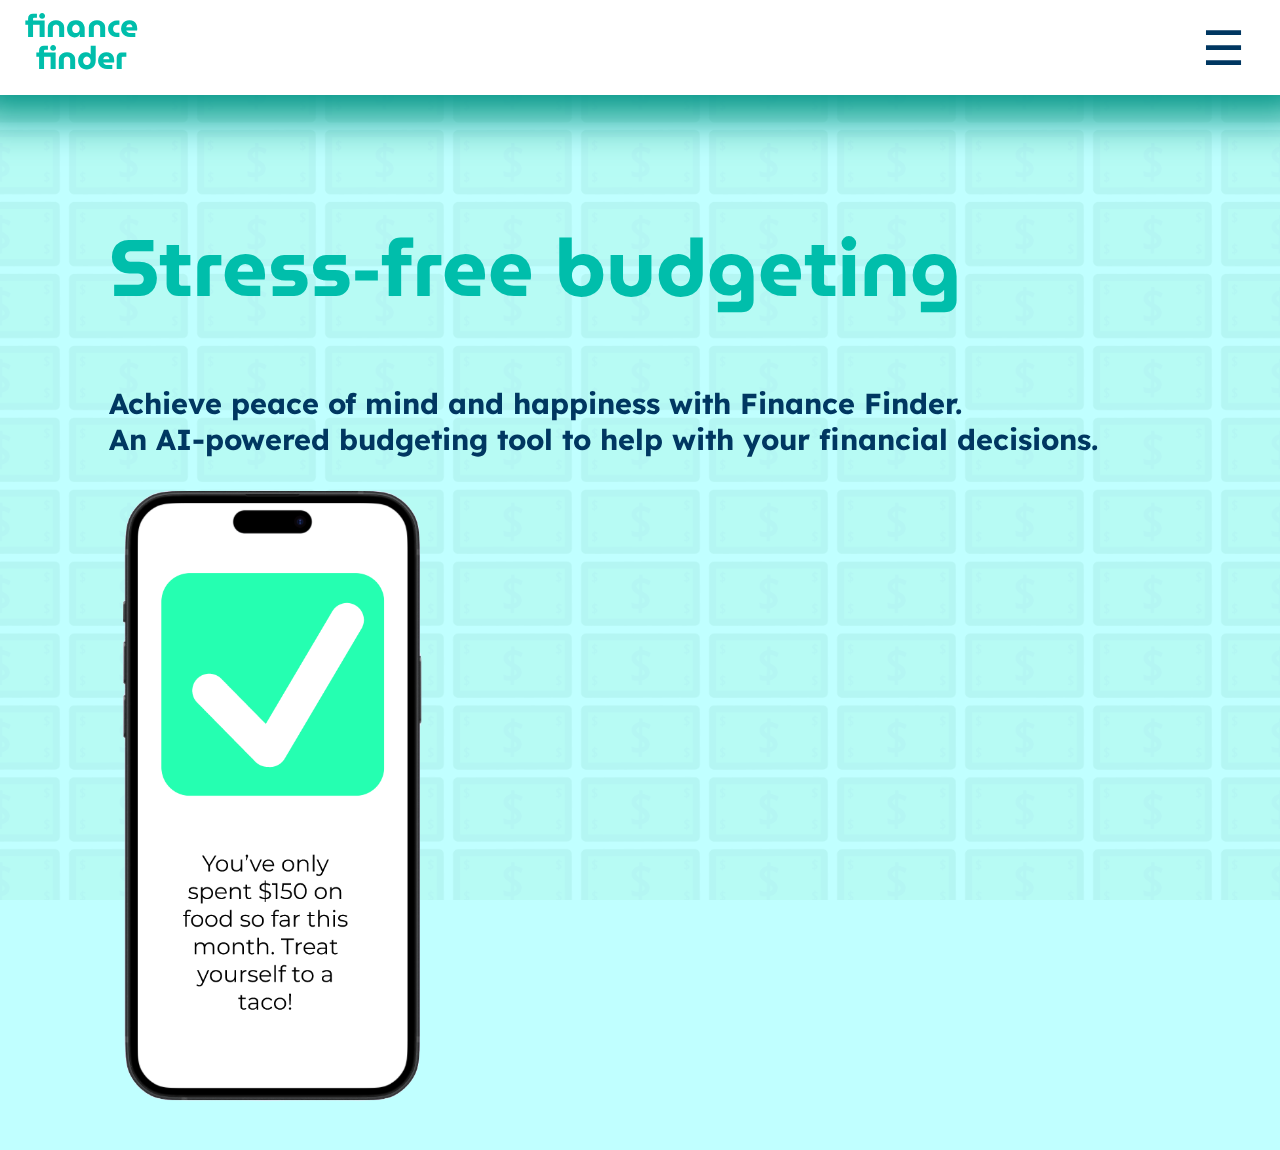
<file: index.html>
<!DOCTYPE html>

<html lang="en">
    <head>
        <meta charset="utf-8" />
        <title>Finance Finder | Home</title>

        <link rel="stylesheet" type="text/css" href="/styles/index.css" />
        <link rel="stylesheet" type="text/css" href="/styles/marketing.css" />
    </head>

    <body>
        <div id="hero">
            <h1 id="hero-text">Stress-free budgeting</h1>
            <h1 id="hero-sub">Achieve peace of mind and happiness with Finance Finder.<br>An AI-powered budgeting tool to help with your financial decisions.</h1>
            <div id="hero-image-container">
                <img id="hero-image" src="/images/mobile_two.png" alt="Screenshot of mobile app" />
            </div>
        </div>

        <script src="/scripts/header.js" link="home-link"></script>
        <script src="/scripts/marketing.js"></script>
    </body>
</html>
</file>
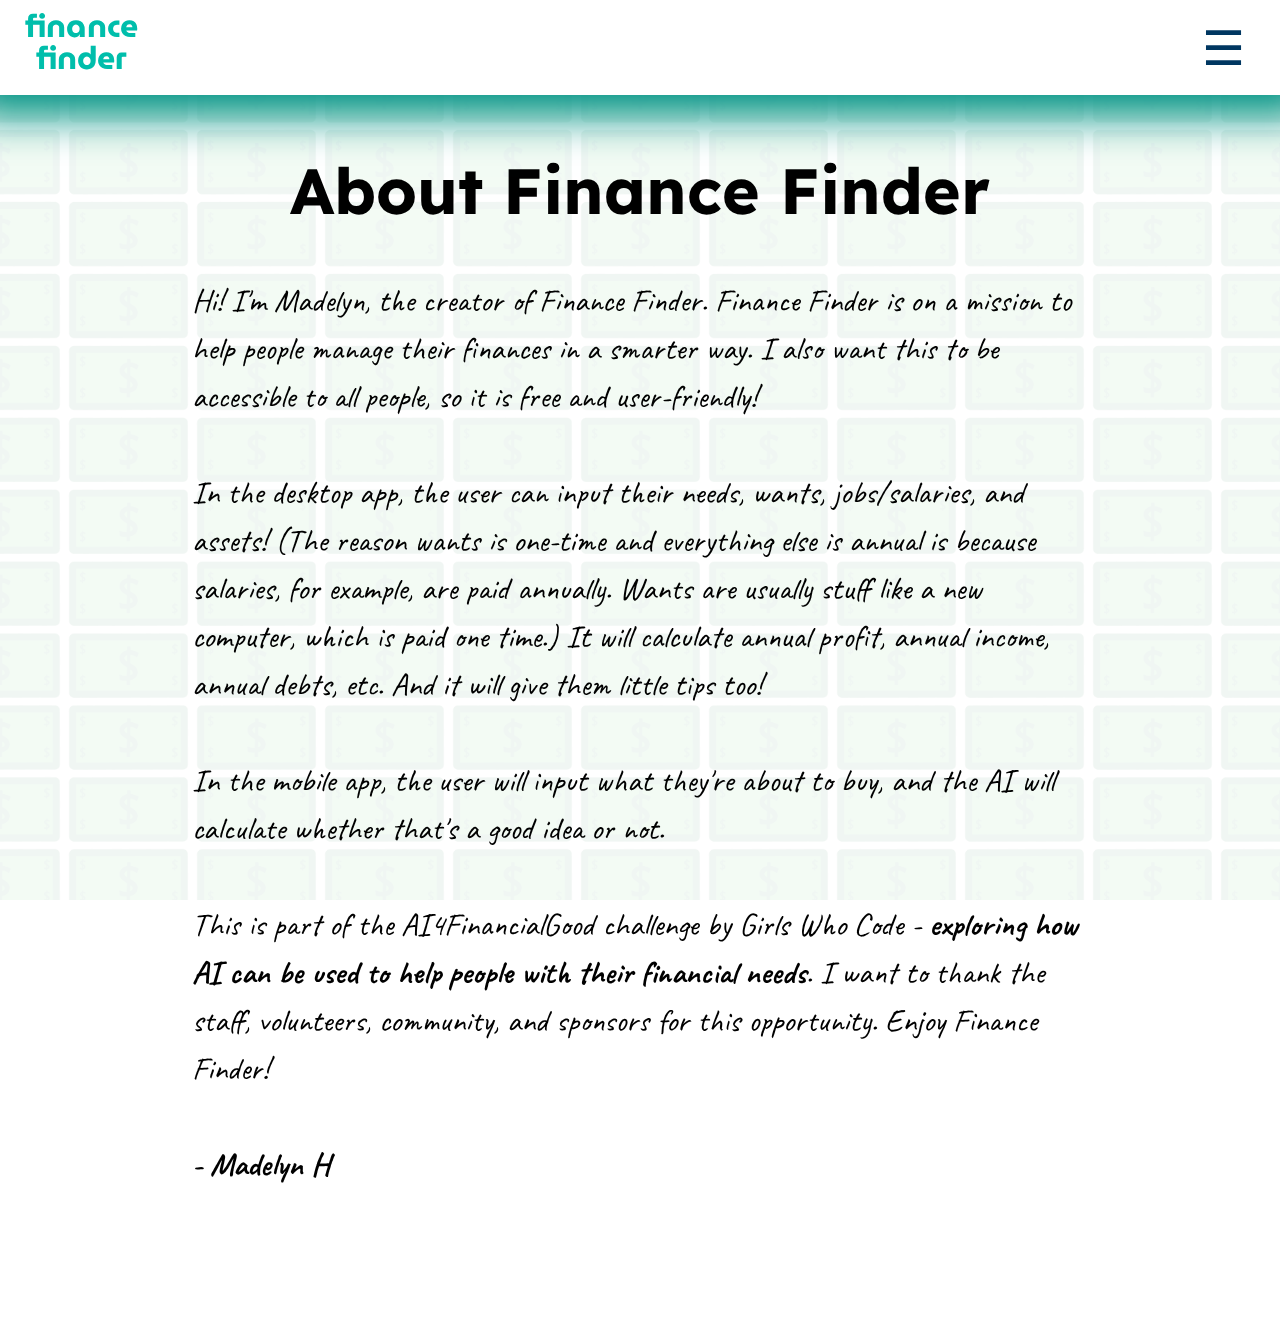
<file: about/index.html>
<!DOCTYPE html>

<html lang="en">
    <head>
        <meta charset="utf-8" />
        <title>Finance Finder | About</title>

        <link rel="stylesheet" type="text/css" href="/styles/index.css" />
    </head>

    <body>
        <h1 class="main-heading">About Finance Finder</h1>
        <div class="break"></div>
        <div class="seventyvw">
            <p id="about">
                Hi! I'm Madelyn, the creator of Finance Finder. Finance Finder is on a mission to help people
                manage their finances in a smarter way. I also want this to be accessible to all people, so it is free and user-friendly! 
                <br><br>
                In the desktop app, the user can input their needs, wants, jobs/salaries, and assets! 
                (The reason wants is one-time and everything else is annual is because salaries, for example, are paid 
                annually. Wants are usually stuff like a new computer, which is paid one time.)
                It will calculate annual profit, annual income, annual debts, etc. And it will give them little tips too!
                <br><br>
                In the mobile app, the user will input what they're about to buy, and the AI will calculate whether that's a good idea or not.
                <br><br>
                This is part of the AI4FinancialGood challenge by Girls Who Code - <b>exploring how AI can be used to help people with their financial needs</b>.
                I want to thank the staff, volunteers, community, and sponsors for this opportunity.
                Enjoy Finance Finder!
                <br><br>
                <b>- Madelyn H</b>
            </p>
        </div>

        <script src="/scripts/header.js" link="about-link"></script>
    </body>
</html>
</file>
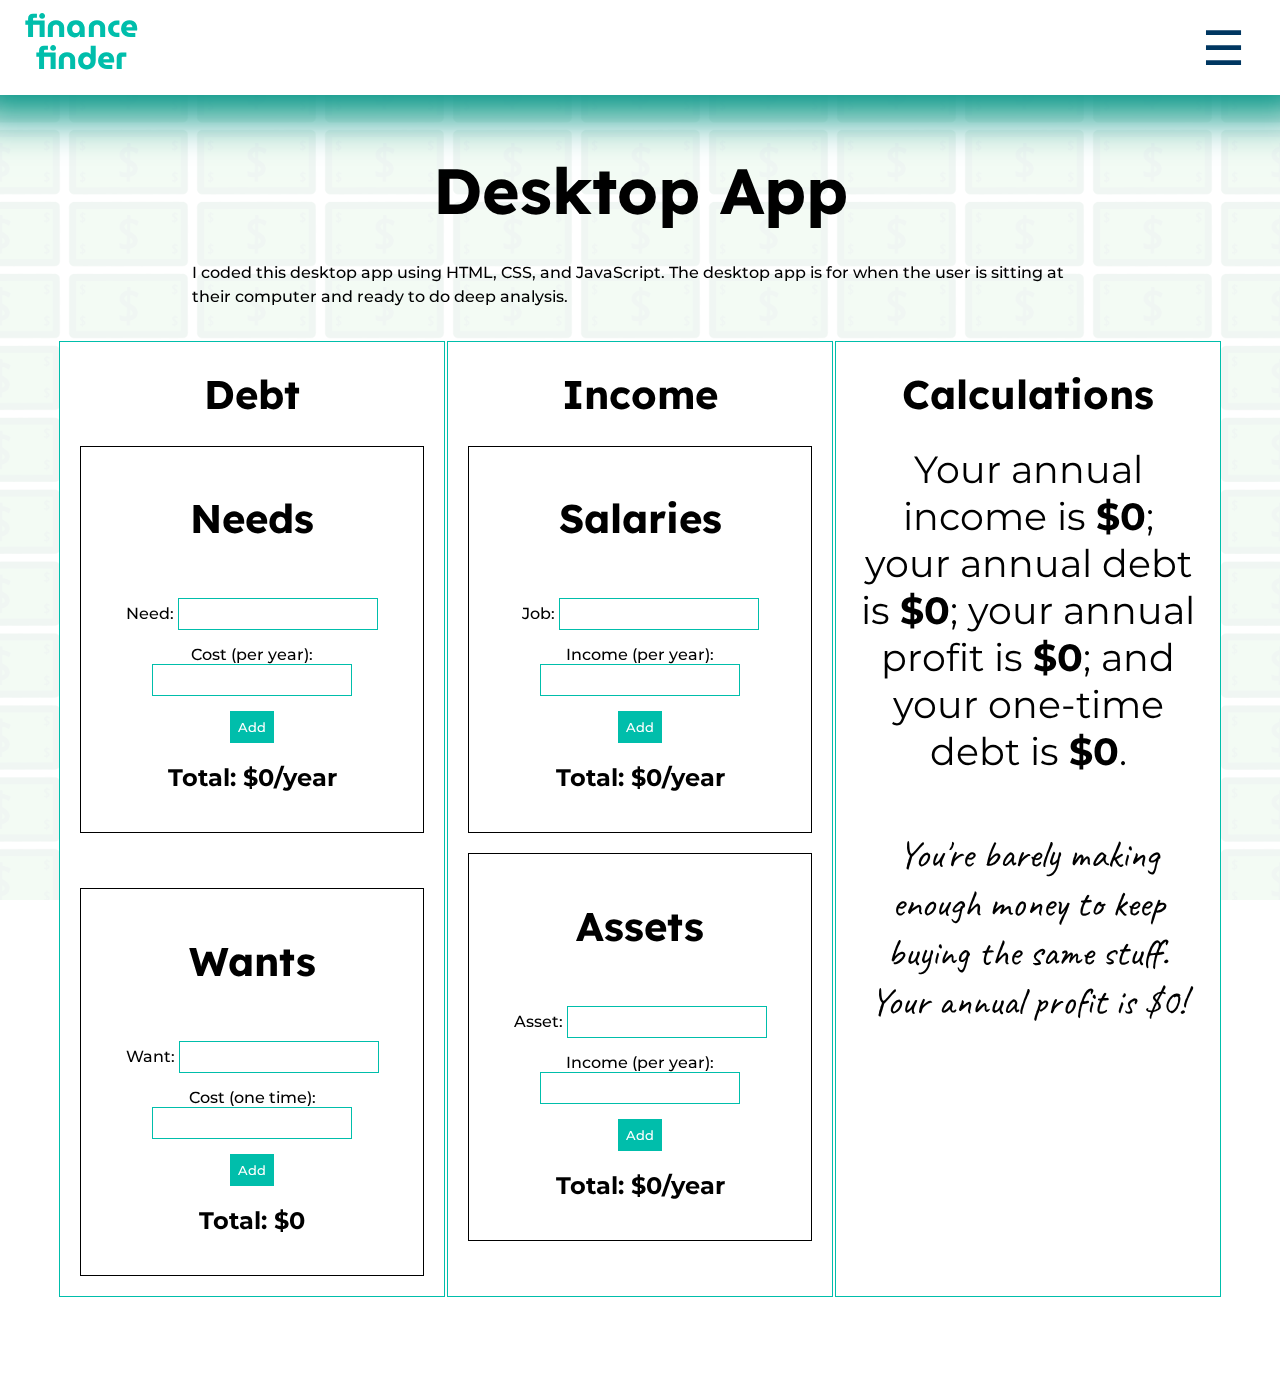
<file: desktop/index.html>
<!DOCTYPE html>

<html lang="en">
    <head>
        <meta charset="utf-8" />
        <title>Finance Finder | Desktop App</title>

        <link rel="stylesheet" type="text/css" href="/styles/index.css" />
        <link rel="stylesheet" type="text/css" href="/styles/debt.css" />
        <link rel="stylesheet" type="text/css" href="/styles/income.css" />
        <link rel="stylesheet" type="text/css" href="/styles/calculations.css" />
    </head>

    <body>
        <h1 class="main-heading">Desktop App</h1>
        <div class="break"></div>

        <div class="seventyvw">
            <p>
                I coded this desktop app using HTML, CSS, and JavaScript. 
                The desktop app is for when the user is sitting at their computer and ready to do deep analysis.
            </p>
        </div>

        <div class="break"></div>

        <div id="debt-div" class="main-div">
            <h1>Debt</h1>
        </div>

        <div id="income-div" class="main-div">
            <h1>Income</h1>
        </div>
        
        <div id="tips-stats-div" class="main-div">
            <h1>Calculations</h1>
        </div>

        <script src="/scripts/header.js" link="desktop-link"></script>
        <script src="/scripts/income/salary.js"></script>
        <script src="/scripts/income/assets.js"></script>
        <script src="/scripts/debt/needs.js"></script>
        <script src="/scripts/debt/wants.js"></script>
        <script src="/scripts/calculations.js"></script>
    </body>
</html>
</file>
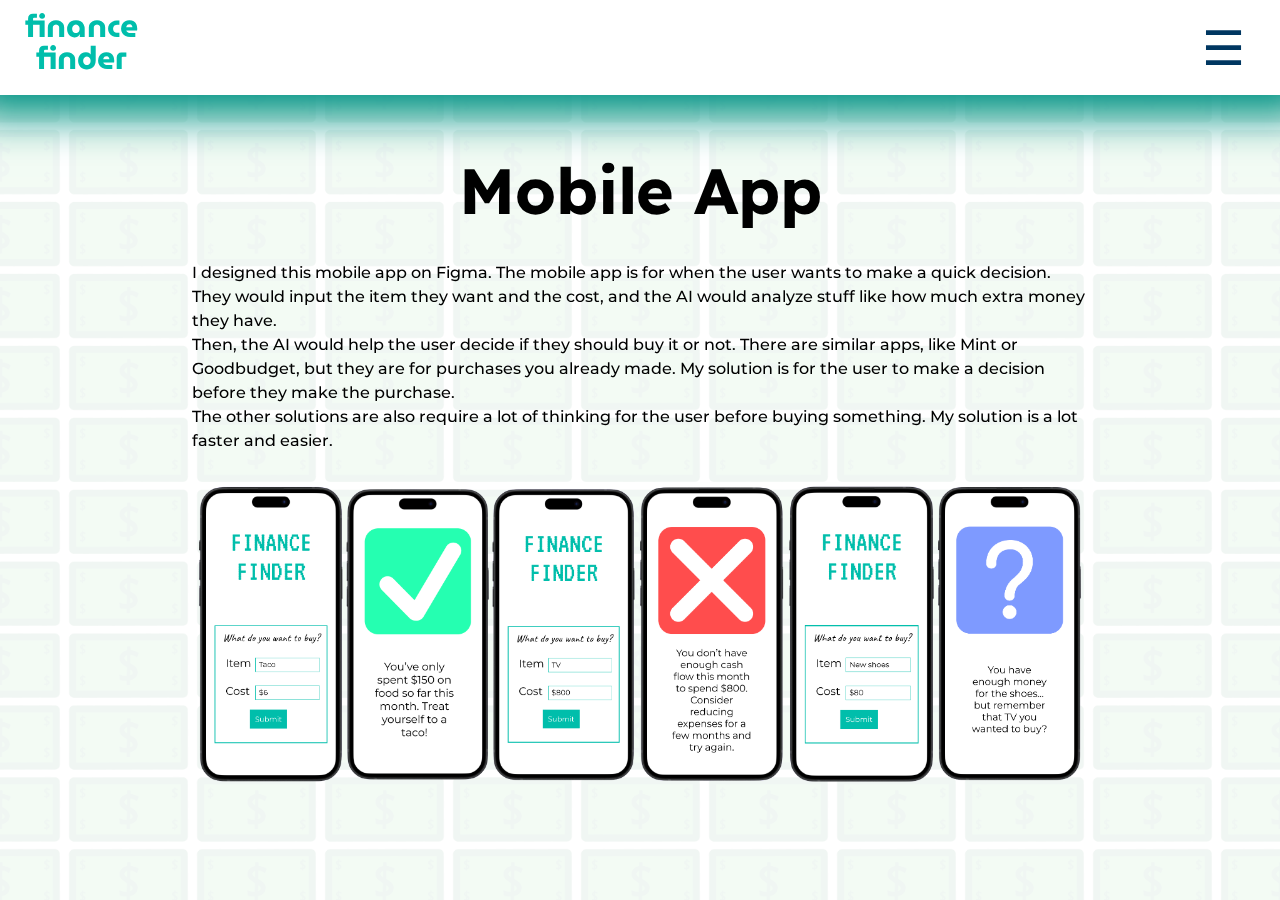
<file: mobile/index.html>
<!DOCTYPE html>

<html lang="en">
    <head>
        <meta charset="utf-8" />
        <title>Finance Finder | Mobile App</title>

        <link rel="stylesheet" type="text/css" href="/styles/index.css" />
    </head>

    <body>
        <h1 class="main-heading">Mobile App</h1>
        <div class="break"></div>

        <div class="seventyvw">
            <p>
                I designed this mobile app on Figma. The mobile app is for when the user wants to make a quick decision. 
                They would input the item they want and the cost, and the AI would analyze stuff like how much extra money they have. 
                <br>
                Then, the AI would help the user decide if they should buy it or not. 
                There are similar apps, like Mint or Goodbudget, but they are for purchases you already made. My 
                solution is for the user to make a decision before they make the purchase.
                <br>
                The other solutions are also require a lot of thinking for the user before buying something. 
                My solution is a lot faster and easier.
            </p>
        </div>
        <div class="break"></div>
        <img src="/images/mobile_one.png" height="300px" alt="Screenshot of mobile app. The user is trying to buy a taco for $6.">
        <img src="/images/mobile_two.png" height="300px" alt="Screenshot of mobile app. The AI says that the user can buy the taco.">
        <img src="/images/mobile_three.png" height="300px" alt="Screenshot of mobile app. The user is trying to buy a TV for $800.">
        <img src="/images/mobile_four.png" height="300px" alt="Screenshot of mobile app. The AI says that the user should not buy the TV">
        <img src="/images/mobile_five.png" height="300px" alt="Screenshot of mobile app. The user is trying to buy new shoes for $80.">
        <img src="/images/mobile_six.png" height="300px" alt="Screenshot of mobile app. The AI reminds the user about the TV they're saving up for.">

        <script src="/scripts/header.js" link="mobile-link"></script>
    </body>
</html>
</file>
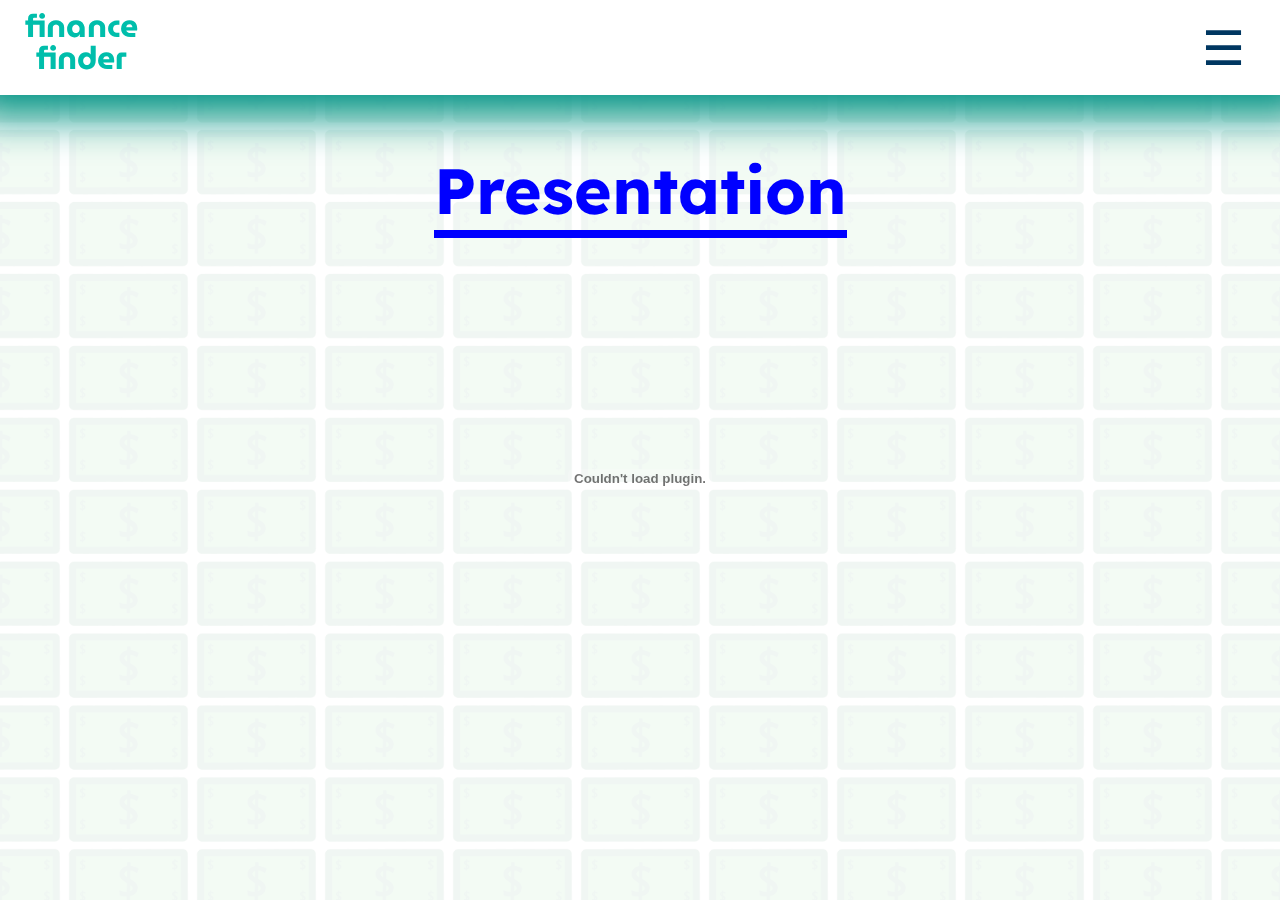
<file: presentation/index.html>
<!DOCTYPE html>

<html lang="en">
    <head>
        <meta charset="utf-8" />
        <title>Finance Finder | Presentation</title>

        <link rel="stylesheet" type="text/css" href="/styles/index.css" />
        <link rel="stylesheet" type="text/css" href="/styles/presentation.css" />
    </head>

    <body>
        <a href="/Finance Finder Presentation.pdf" target="_blank"><h1 class="main-heading">Presentation</h1></a>
        <div class="break"></div>
        <object data="/Finance Finder Presentation.pdf#view=FitH&toolbar=0"></object>

        <script src="/scripts/header.js" link="presentation-link"></script>
    </body>
</html>
</file>
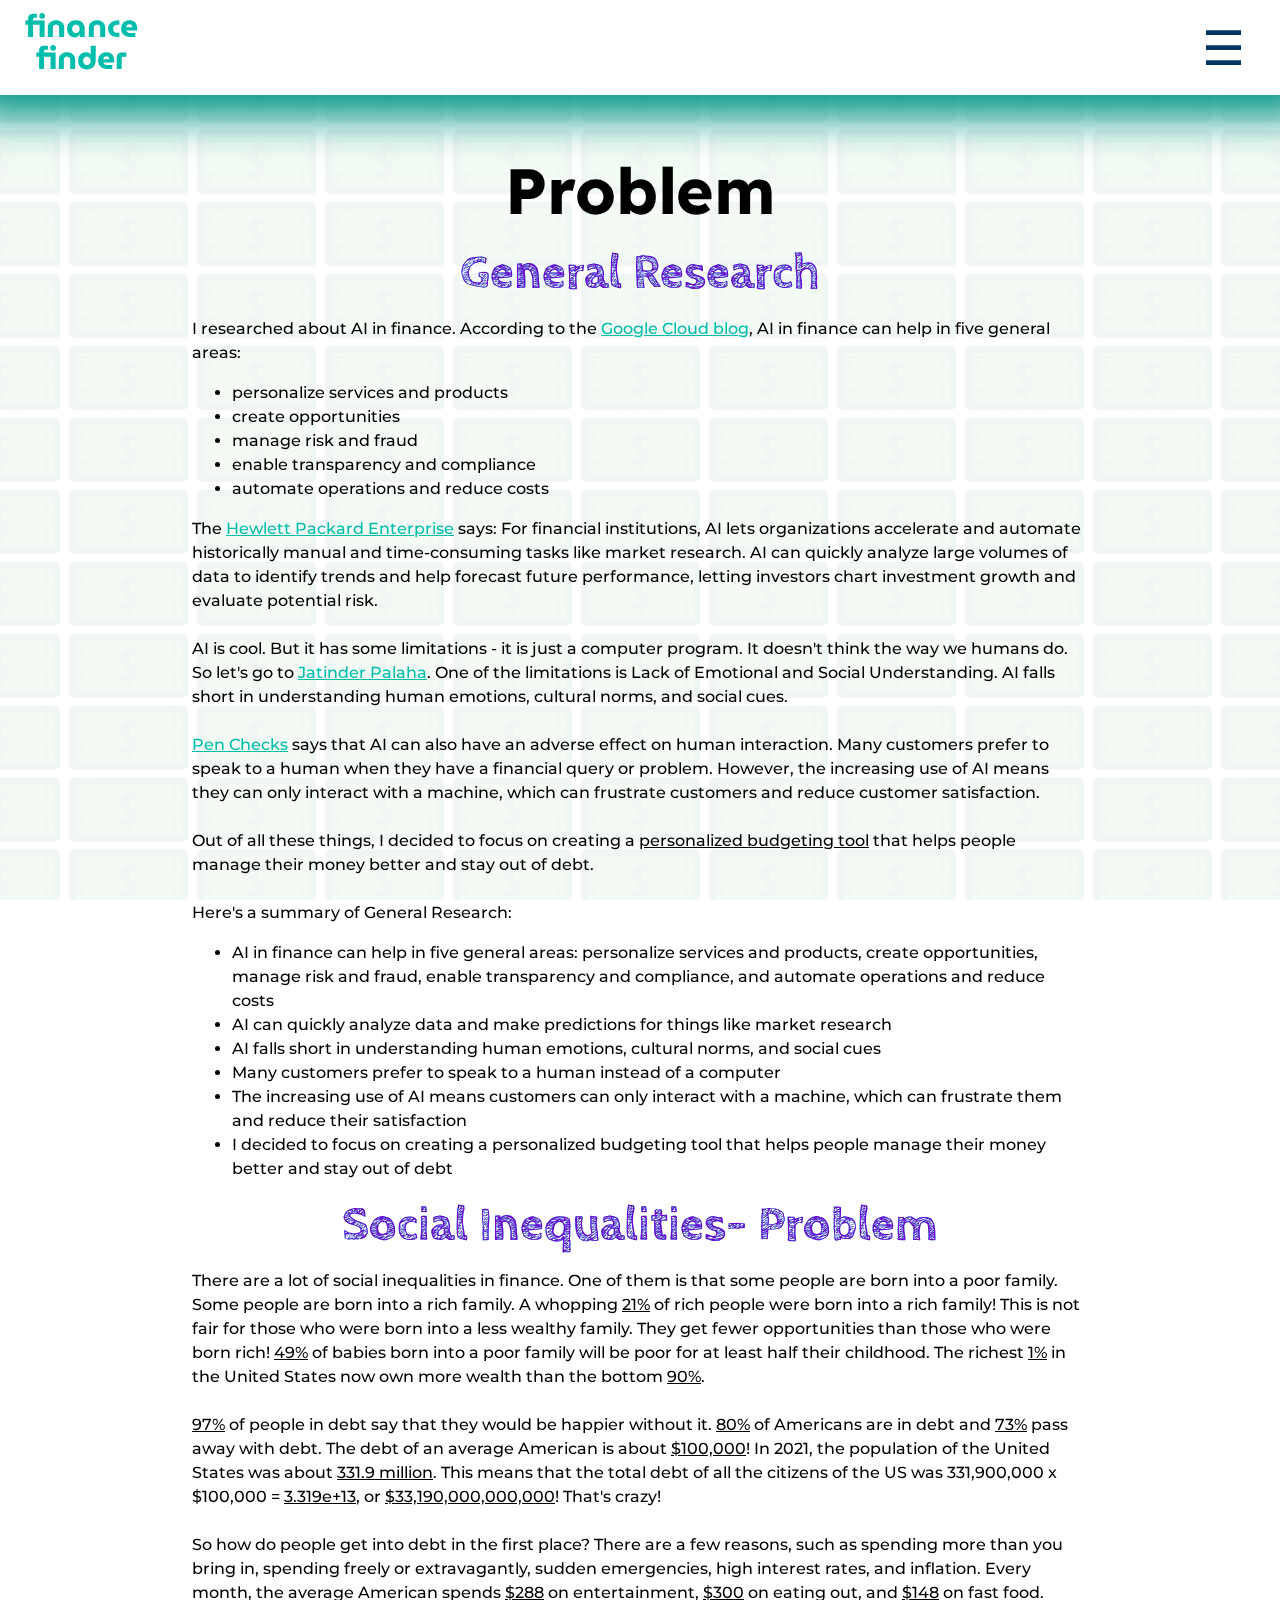
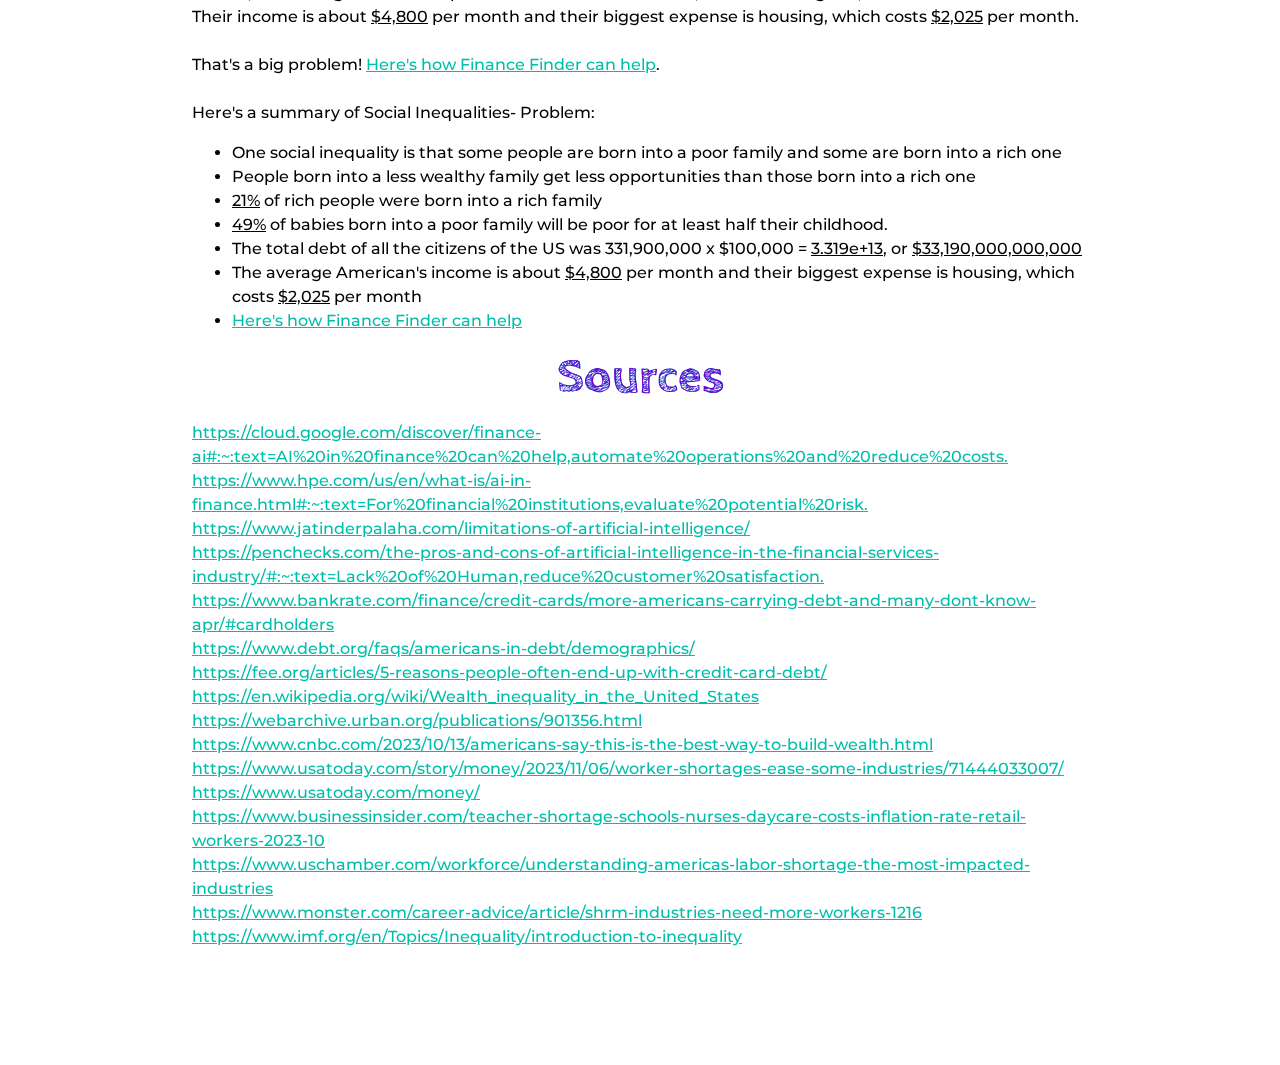
<file: problem/index.html>
<!DOCTYPE html>

<html lang="en">
    <head>
        <meta charset="utf-8" />
        <title>Finance Finder | Problem</title>

        <link rel="stylesheet" type="text/css" href="/styles/index.css" />
        <link rel="stylesheet" type="text/css" href="/styles/articles.css" />
    </head>

    <body>
        <h1 class="main-heading">Problem</h1>
        <div class="break"></div>

        <div class="seventyvw">
            <h1 class="sub-heading">General Research</h1>
            <p class="yes-links">
                I researched about AI in finance. According to the <a href="https://cloud.google.com/discover/finance-ai#:~:text=AI%20in%20finance%20can%20help,automate%20operations%20and%20reduce%20costs." target="_blank">Google Cloud blog</a>,
                AI in finance can help in five general areas:<br>
                <ul>
                    <li>personalize services and products</li>
                    <li>create opportunities</li>
                    <li>manage risk and fraud</li>
                    <li>enable transparency and compliance</li>
                    <li>automate operations and reduce costs</li>
                </ul>
            </p>
            <p class="yes-links">
                The <a href="https://www.hpe.com/us/en/what-is/ai-in-finance.html#:~:text=For%20financial%20institutions,evaluate%20potential%20risk." target="_blank">Hewlett Packard Enterprise</a> says: For financial institutions, AI lets organizations accelerate and automate historically manual and time-consuming tasks like market research. AI can quickly analyze large volumes of data to identify trends and help forecast future performance, letting investors chart investment growth and evaluate potential risk.<br><br>AI is cool. But it has some limitations - it is just a
                computer program. It doesn't think the way we humans do. So let's
                go to <a href="https://www.jatinderpalaha.com/limitations-of-artificial-intelligence/#Lack-of-Emotional-and-Social-Understanding:~:text=AI%20decision%2Dmaking.-,Lack%20of%20Emotional%20and%20Social%20Understanding,of%20human%20behaviour%2C%20such%20as%20mental%20health%20diagnosis%20or%20customer%20service.,-Ethical%20and%20Privacy" target="_blank">Jatinder Palaha</a>. One of the limitations is Lack of Emotional
                and Social Understanding. AI falls short in understanding human
                emotions, cultural norms, and social cues.
                <br><br>
                <a href="https://penchecks.com/the-pros-and-cons-of-artificial-intelligence-in-the-financial-services-industry/#:~:text=Lack%20of%20Human,reduce%20customer%20satisfaction." target="_blank">Pen Checks</a> says that AI can also have an adverse effect on human interaction. Many customers prefer to speak to a human when they have a financial query or problem. However, the increasing use of AI means they can only interact with a machine, which can frustrate customers and reduce customer satisfaction.
                <br><br>
                Out of all these things, I decided to focus on creating a <u>personalized budgeting tool</u> that helps people manage their money better and stay out of debt.
                <br><br>
                Here's a summary of General Research:<br>
                <ul>
                    <li>AI in finance can help in five general areas: personalize services and products, create opportunities, manage risk and fraud, enable transparency and compliance, and automate operations and reduce costs</li>
                    <li>AI can quickly analyze data and make predictions for things like market research</li>
                    <li>AI falls short in understanding human emotions, cultural norms, and social cues</li>
                    <li>Many customers prefer to speak to a human instead of a computer</li>
                    <li>The increasing use of AI means customers can only interact with a machine, which can frustrate them and reduce their satisfaction</li>
                    <li>I decided to focus on creating a personalized budgeting tool that helps people manage their money better and stay out of debt</li>
                </ul>
            </p>

            <h1 class="sub-heading" id="social-inequalities">Social Inequalities- Problem</h1>
            <p class="yes-links">
                There are a lot of social inequalities in finance. One of them is that some people are born into a poor family.
                Some people are born into a rich family. A whopping <u>21%</u> of rich people were born into a rich family!
                This is not fair for those who were born into a less wealthy family. They get fewer opportunities than those who were born rich!
                <u>49%</u> of babies born into a poor family will be poor for at least half their childhood.
                The richest <u>1%</u> in the United States now own more wealth than the bottom <u>90%</u>.
                <br><br>
                <u>97%</u> of people in debt say that they would be happier without it.
                <u>80%</u> of Americans are in debt and <u>73%</u> pass away with debt.
                The debt of an average American is about <u>$100,000</u>!
                In 2021, the population of the United States was about <u>331.9 million</u>.
                This means that the total debt of all the citizens of the US was 331,900,000 x $100,000 = <u>3.319e+13</u>, or <u>$33,190,000,000,000</u>!
                That's crazy!
                <br><br>
                So how do people get into debt in the first place? There are a few reasons, such as
                spending more than you bring in, spending freely or extravagantly, sudden emergencies, high interest rates, and inflation.
                Every month, the average American spends <u>$288</u> on entertainment, <u>$300</u> on eating out, and <u>$148</u> on fast food.
                Their income is about <u>$4,800</u> per month and their biggest expense is housing, which costs <u>$2,025</u> per month.
                <br><br>
                That's a big problem! <a href="/solutions">Here's how Finance Finder can help</a>.
                <br><br>
                Here's a summary of Social Inequalities- Problem:<br>
                <ul>
                    <li>One social inequality is that some people are born into a poor family and some are born into a rich one</li>
                    <li>People born into a less wealthy family get less opportunities than those born into a rich one</li>
                    <li><u>21%</u> of rich people were born into a rich family</li>
                    <li><u>49%</u> of babies born into a poor family will be poor for at least half their childhood.</li>
                    <li>The total debt of all the citizens of the US was 331,900,000 x $100,000 = <u>3.319e+13</u>, or <u>$33,190,000,000,000</u></li>
                    <li>The average American's income is about <u>$4,800</u> per month and their biggest expense is housing, which costs <u>$2,025</u> per month</li>
                    <li class="yes-links"><a href="/solutions">Here's how Finance Finder can help</a></li>
                </ul>
            </p>

            <h1 class="sub-heading">Sources</h1>
            <p class="yes-links">
                <a href="https://cloud.google.com/discover/finance-ai#:~:text=AI%20in%20finance%20can%20help,automate%20operations%20and%20reduce%20costs.">https://cloud.google.com/discover/finance-ai#:~:text=AI%20in%20finance%20can%20help,automate%20operations%20and%20reduce%20costs.</a>
                <br>
                <a href="https://www.hpe.com/us/en/what-is/ai-in-finance.html#:~:text=For%20financial%20institutions,evaluate%20potential%20risk.">https://www.hpe.com/us/en/what-is/ai-in-finance.html#:~:text=For%20financial%20institutions,evaluate%20potential%20risk.</a>
                <br>
                <a href="https://www.jatinderpalaha.com/limitations-of-artificial-intelligence/">https://www.jatinderpalaha.com/limitations-of-artificial-intelligence/</a>
                <br>
                <a href="https://penchecks.com/the-pros-and-cons-of-artificial-intelligence-in-the-financial-services-industry/#:~:text=Lack%20of%20Human,reduce%20customer%20satisfaction.">https://penchecks.com/the-pros-and-cons-of-artificial-intelligence-in-the-financial-services-industry/#:~:text=Lack%20of%20Human,reduce%20customer%20satisfaction.</a>
                <br>
                <a href="https://www.bankrate.com/finance/credit-cards/more-americans-carrying-debt-and-many-dont-know-apr/#cardholders">https://www.bankrate.com/finance/credit-cards/more-americans-carrying-debt-and-many-dont-know-apr/#cardholders</a>
                <br>
                <a href="https://www.debt.org/faqs/americans-in-debt/demographics/">https://www.debt.org/faqs/americans-in-debt/demographics/</a>
                <br>
                <a href="https://fee.org/articles/5-reasons-people-often-end-up-with-credit-card-debt/">https://fee.org/articles/5-reasons-people-often-end-up-with-credit-card-debt/</a>
                <br>
                <a href="https://en.wikipedia.org/wiki/Wealth_inequality_in_the_United_States">https://en.wikipedia.org/wiki/Wealth_inequality_in_the_United_States</a>
                <br>
                <a href="https://webarchive.urban.org/publications/901356.html">https://webarchive.urban.org/publications/901356.html</a>
                <br>
                <a href="https://webarchive.urban.org/publications/901356.html">https://www.cnbc.com/2023/10/13/americans-say-this-is-the-best-way-to-build-wealth.html</a>
                <br>
                <a href="https://www.usatoday.com/story/money/2023/11/06/worker-shortages-ease-some-industries/71444033007/">https://www.usatoday.com/story/money/2023/11/06/worker-shortages-ease-some-industries/71444033007/</a>
                <br>
                <a href="https://www.usatoday.com/money/">https://www.usatoday.com/money/</a>
                <br>
                <a href="https://www.businessinsider.com/teacher-shortage-schools-nurses-daycare-costs-inflation-rate-retail-workers-2023-10">https://www.businessinsider.com/teacher-shortage-schools-nurses-daycare-costs-inflation-rate-retail-workers-2023-10</a>
                <br>
                <a href="https://www.uschamber.com/workforce/understanding-americas-labor-shortage-the-most-impacted-industries">https://www.uschamber.com/workforce/understanding-americas-labor-shortage-the-most-impacted-industries</a>
                <br>
                <a href="https://www.monster.com/career-advice/article/shrm-industries-need-more-workers-1216">https://www.monster.com/career-advice/article/shrm-industries-need-more-workers-1216</a>
                <br>
                <a href="https://www.imf.org/en/Topics/Inequality/introduction-to-inequality">https://www.imf.org/en/Topics/Inequality/introduction-to-inequality</a>
            </p>
        </div>

        <script src="/scripts/header.js" link="problem-link"></script>
    </body>
</html>
</file>
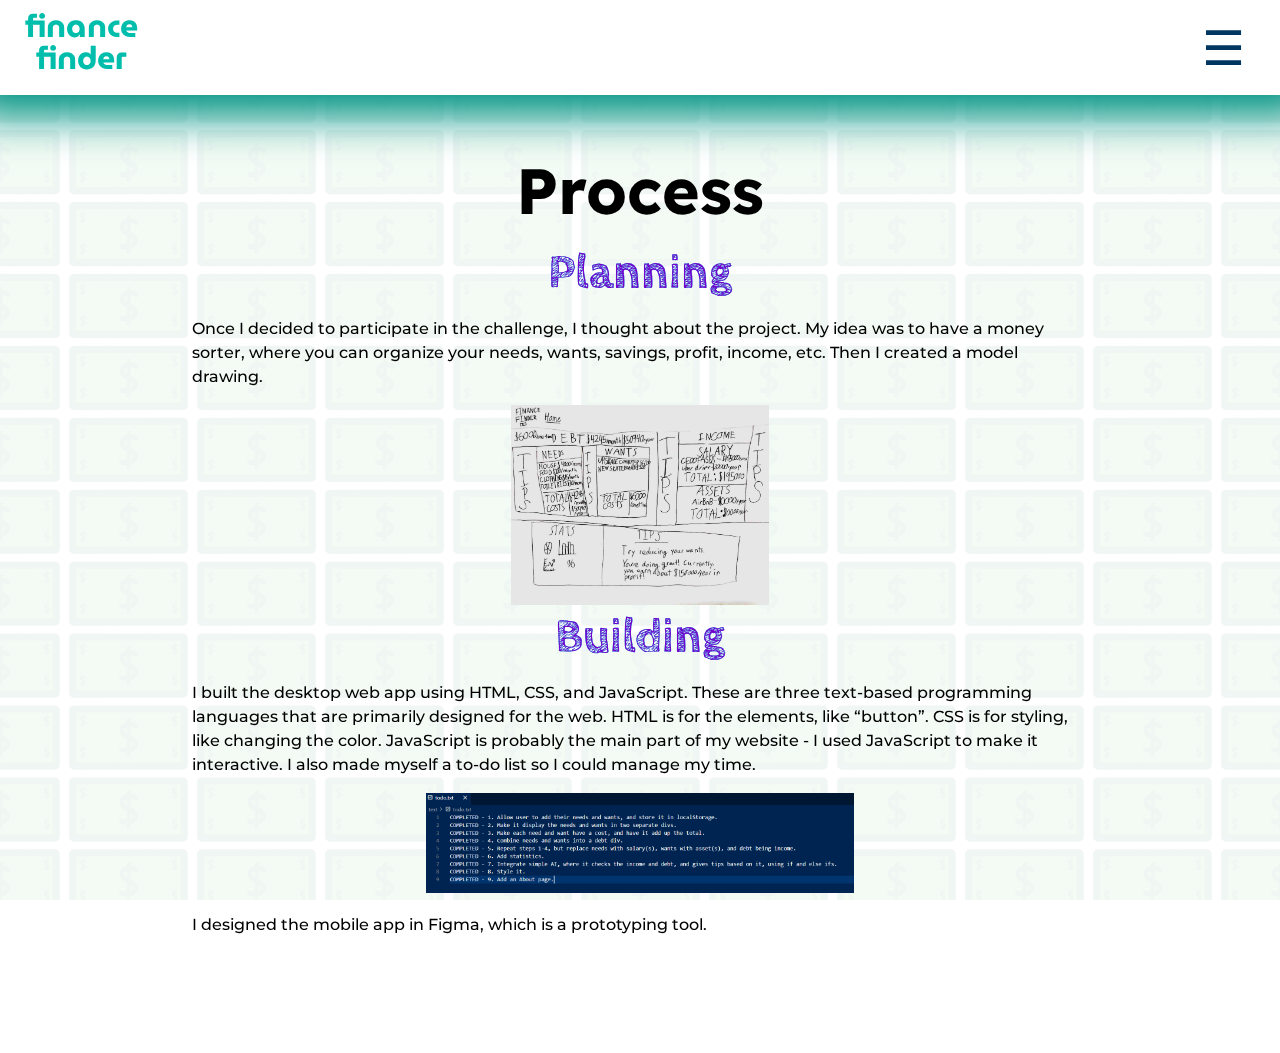
<file: process/index.html>
<!DOCTYPE html>

<html lang="en">
    <head>
        <meta charset="utf-8" />
        <title>Finance Finder | Process</title>

        <link rel="stylesheet" type="text/css" href="/styles/index.css" />
        <link rel="stylesheet" type="text/css" href="/styles/articles.css" />
    </head>

    <body>
        <h1 class="main-heading">Process</h1>
        <div class="break"></div>

        <div class="seventyvw">
            <h1 class="sub-heading">Planning</h1>
            <p class="yes-links">
                Once I decided to participate in the challenge, I thought about the project. 
                My idea was to have a money sorter, where you can organize your needs, wants, savings, profit, income, etc. 
                Then I created a model drawing.
            </p>

            <img src="/images/model_drawing.JPG" height="200px" alt="My model drawing" />

            <h1 class="sub-heading">Building</h1>
            <p clss="yes-links">
                I built the desktop web app using HTML, CSS, and JavaScript. 
                These are three text-based programming languages that are primarily designed for the web. 
                HTML is for the elements, like “button”. CSS is for styling, like changing the color. 
                JavaScript is probably the main part of my website - I used JavaScript to make it interactive. 
                I also made myself a to-do list so I could manage my time.
            </p>
            <img src="/images/to_do_list.png" height="100px" alt="My to-do list" />
            <p class="yes-links">
                I designed the mobile app in Figma, which is a prototyping tool.
            </p>
        </div>

        <script src="/scripts/header.js" link="process-link"></script>
    </body>
</html>
</file>
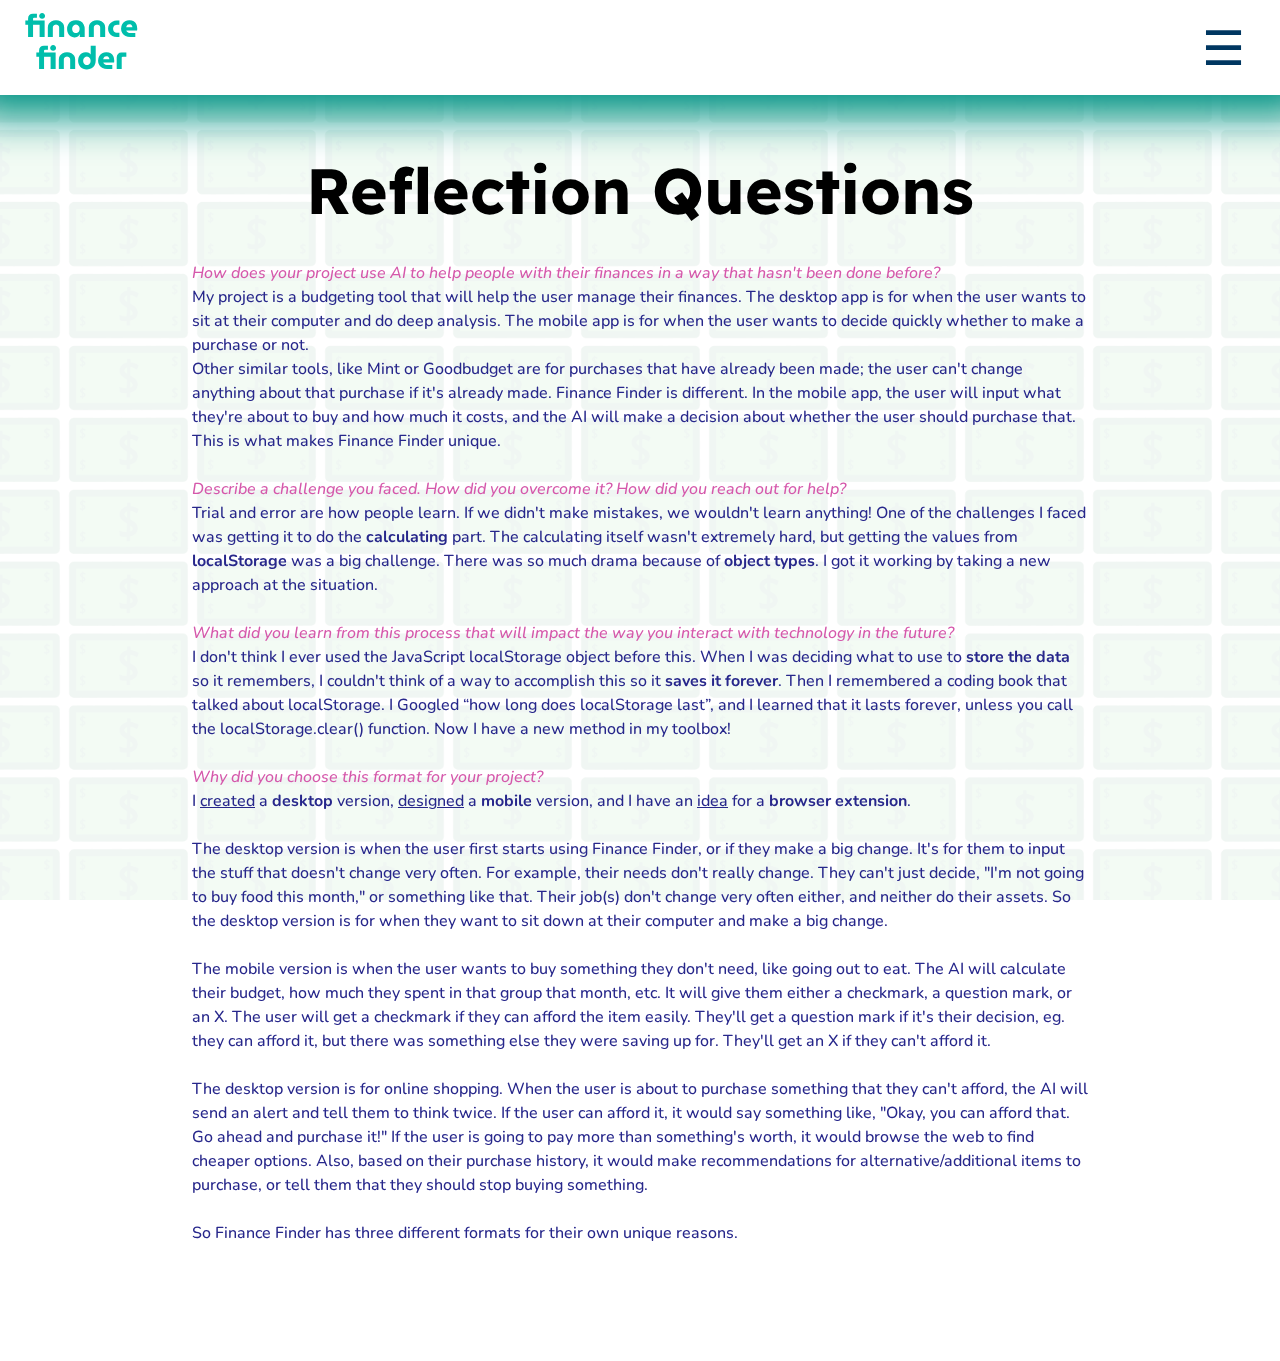
<file: reflection-questions/index.html>
<!DOCTYPE html>

<html lang="en">
    <head>
        <meta charset="utf-8" />
        <title>Finance Finder | Reflection Questions</title>

        <link rel="stylesheet" type="text/css" href="/styles/reflection-questions.css" />
        <link rel="stylesheet" type="text/css" href="/styles/index.css" />
    </head>

    <body>
        <h1 class="main-heading">Reflection Questions</h1>
        <div class="break"></div>

        <div class="seventyvw">
            <p>
                <span class="question">How does your project use AI to help people with their finances in a way that hasn't been done before?</span>
                <br>
                <span class="answer">
                    My project is a budgeting tool that will help the user manage their finances.
                    The desktop app is for when the user wants to sit at their computer and do deep analysis.
                    The mobile app is for when the user wants to decide quickly whether to make a purchase or not.
                    <br>
                    Other similar tools, like Mint or Goodbudget are for purchases that have already been made;
                    the user can't change anything about that purchase if it's already made.
                    Finance Finder is different. In the mobile app, the user will input what they're about to buy and how much it costs,
                    and the AI will make a decision about whether the user should purchase that.
                    This is what makes Finance Finder unique.
                </span>
                <br><br>
                <span class="question">Describe a challenge you faced. How did you overcome it? How did you reach out for help?</span>
                <br>
                <span class="answer">
                    Trial and error are how people learn. 
                    If we didn't make mistakes, we wouldn't learn anything! 
                    One of the challenges I faced was getting it to do the <b>calculating</b> part. 
                    The calculating itself wasn't extremely hard, but getting the values from <b>localStorage</b> was a big challenge. 
                    There was so much drama because of <b>object types</b>.
                    I got it working by taking a new approach at the situation.
                </span>
                <br><br>
                <span class="question">What did you learn from this process that will impact the way you interact with technology in the future?</span>
                <br>
                <span class="answer">
                    I don't think I ever used the JavaScript localStorage object before this. 
                    When I was deciding what to use to <b>store the data</b> so it remembers, I couldn't think of a way to accomplish this so it <b>saves it forever</b>. 
                    Then I remembered a coding book that talked about localStorage. 
                    I Googled “how long does localStorage last”, and I learned that it lasts forever, unless you call the localStorage.clear() function. 
                    Now I have a new method in my toolbox!
                </span>
                <br><br>
                <span class="question">Why did you choose this format for your project?</span>
                <br>
                <span class="answer">
                    I <u>created</u> a <b>desktop</b> version, <u>designed</u> a <b>mobile</b> version, and I have an <u>idea</u> for a <b>browser extension</b>.
                    <br><br>
                    The desktop version is when the user first starts using Finance Finder, or if they make a big change.
                    It's for them to input the stuff that doesn't change very often.
                    For example, their needs don't really change.
                    They can't just decide, "I'm not going to buy food this month," or something like that.
                    Their job(s) don't change very often either, and neither do their assets.
                    So the desktop version is for when they want to sit down at their computer and make a big change.
                    <br><br>
                    The mobile version is when the user wants to buy something they don't need, like going out to eat.
                    The AI will calculate their budget, how much they spent in that group that month, etc.
                    It will give them either a checkmark, a question mark, or an X.
                    The user will get a checkmark if they can afford the item easily.
                    They'll get a question mark if it's their decision, eg. they can afford it, but there was something else they were saving up for.
                    They'll get an X if they can't afford it.
                    <br><br>
                    The desktop version is for online shopping.
                    When the user is about to purchase something that they can't afford, the AI will send an alert and tell them to think twice.
                    If the user can afford it, it would say something like, "Okay, you can afford that. Go ahead and purchase it!"
                    If the user is going to pay more than something's worth, it would browse the web to find cheaper options.
                    Also, based on their purchase history, it would make recommendations for alternative/additional items to purchase, or tell them that they should stop buying something.
                    <br><br>
                    So Finance Finder has three different formats for their own unique reasons.
                </span>
            </p>
        </div>

        <script src="/scripts/header.js" link="reflection-questions-link"></script>
    </body>
</html>
</file>
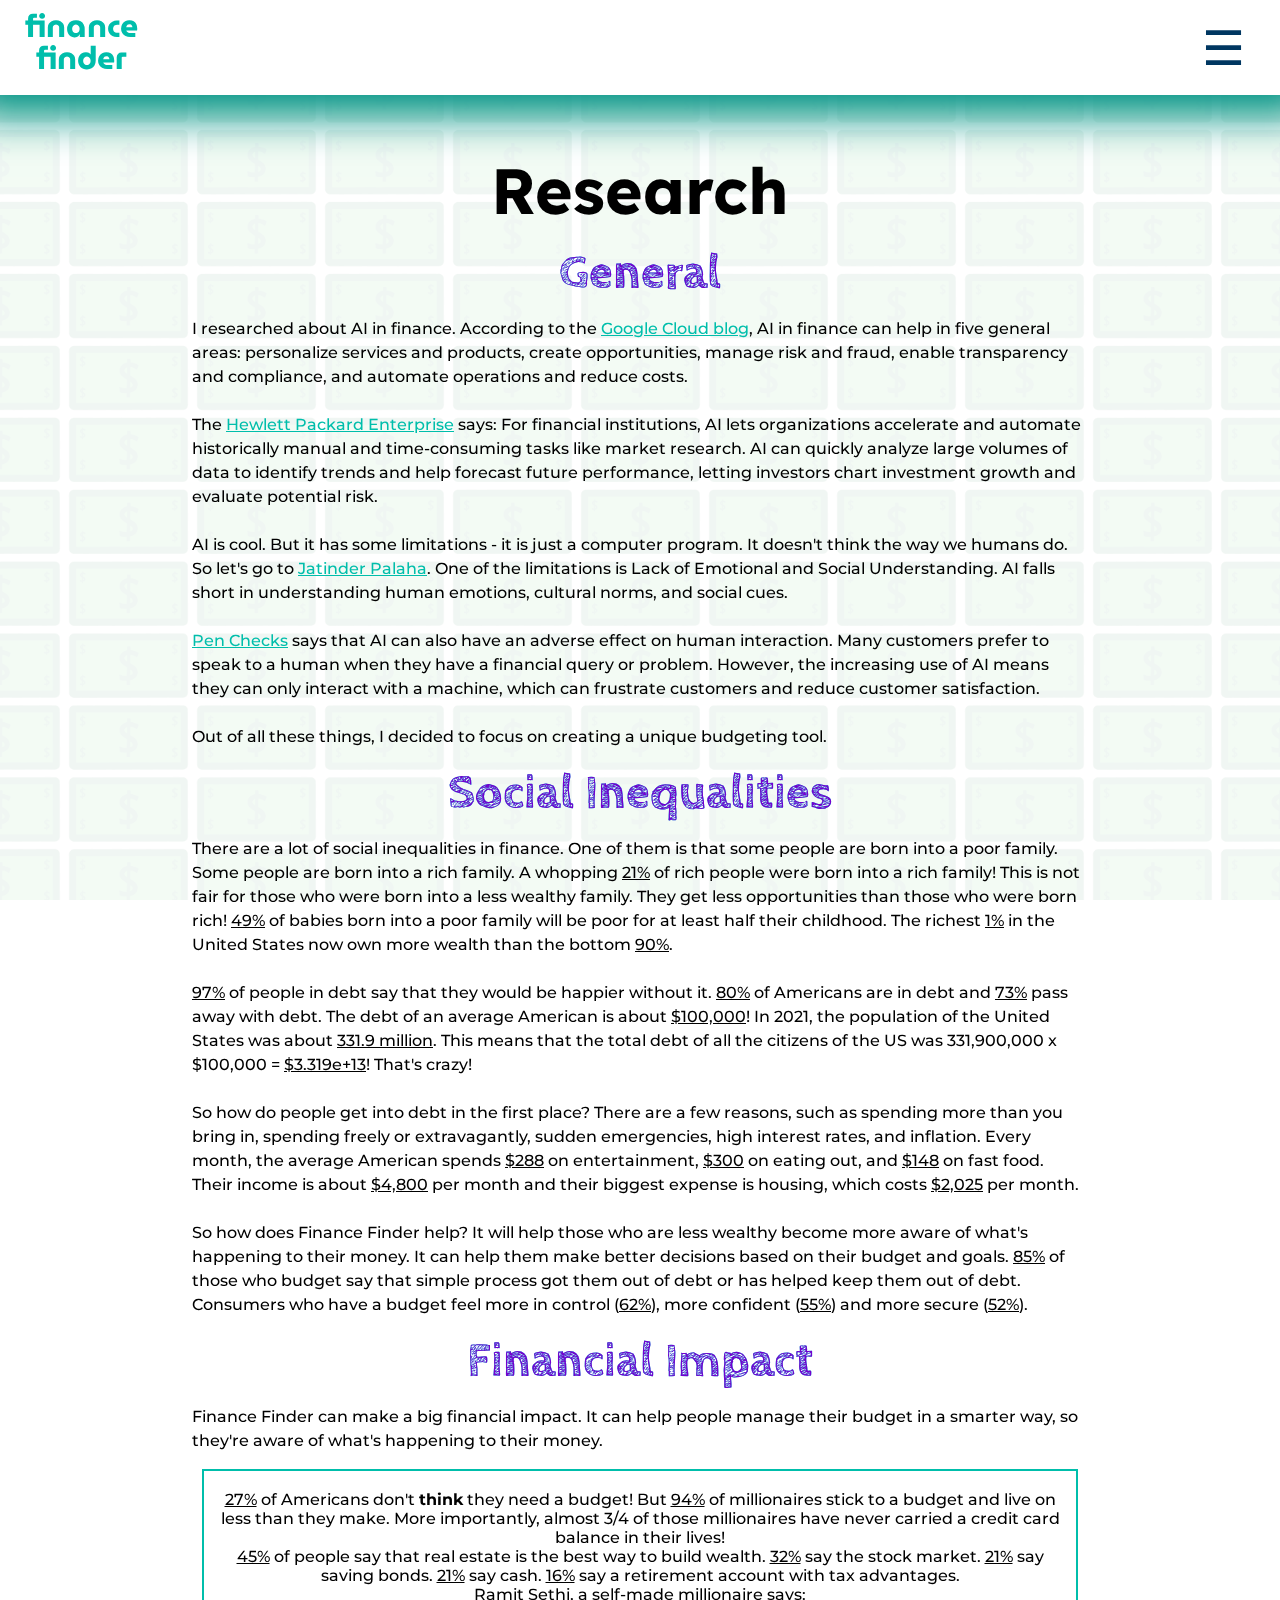
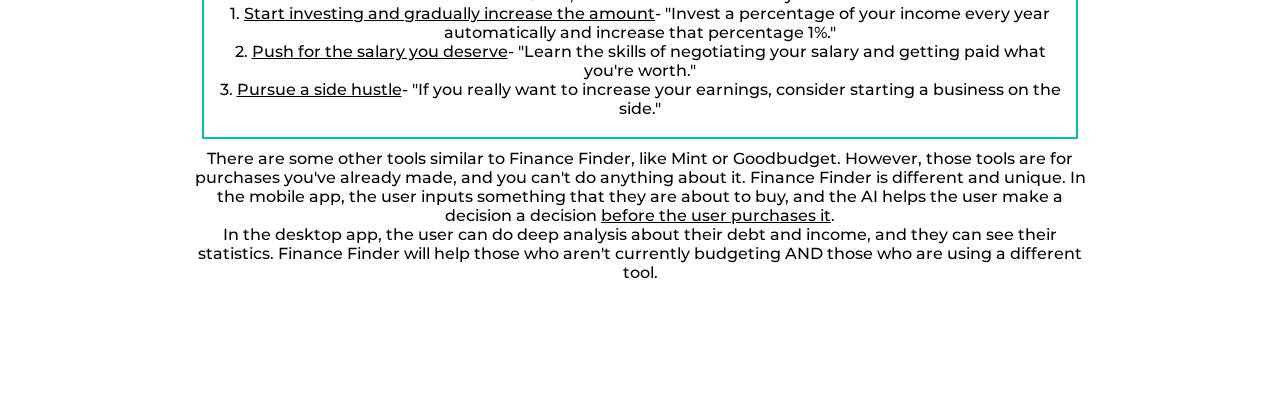
<file: research/index.html>
<!DOCTYPE html>

<html lang="en">
    <head>
        <meta charset="utf-8" />
        <title>Finance Finder | Research</title>

        <link rel="stylesheet" type="text/css" href="/styles/index.css" />
        <link rel="stylesheet" type="text/css" href="/styles/articles.css" />
    </head>

    <body>
        <h1 class="main-heading">Research</h1>
        <div class="break"></div>

        <div class="seventyvw">
            <h1 class="sub-heading">General</h1>
            <p class="yes-links">
                I researched about AI in finance. According to the <a href="https://cloud.google.com/discover/finance-ai#:~:text=AI%20in%20finance%20can%20help,automate%20operations%20and%20reduce%20costs." target="_blank">Google Cloud blog</a>,
                AI in finance can help in five general areas: personalize services
                and products, create opportunities, manage risk and fraud,
                enable transparency and compliance, and automate operations
                and reduce costs.<br><br>The <a href="https://www.hpe.com/us/en/what-is/ai-in-finance.html#:~:text=For%20financial%20institutions,evaluate%20potential%20risk." target="_blank">Hewlett Packard Enterprise</a> says: For financial institutions, AI lets organizations accelerate and automate historically manual and time-consuming tasks like market research. AI can quickly analyze large volumes of data to identify trends and help forecast future performance, letting investors chart investment growth and evaluate potential risk.<br><br>AI is cool. But it has some limitations - it is just a
                computer program. It doesn't think the way we humans do. So let's
                go to <a href="https://www.jatinderpalaha.com/limitations-of-artificial-intelligence/#Lack-of-Emotional-and-Social-Understanding:~:text=AI%20decision%2Dmaking.-,Lack%20of%20Emotional%20and%20Social%20Understanding,of%20human%20behaviour%2C%20such%20as%20mental%20health%20diagnosis%20or%20customer%20service.,-Ethical%20and%20Privacy" target="_blank">Jatinder Palaha</a>. One of the limitations is Lack of Emotional
                and Social Understanding. AI falls short in understanding human
                emotions, cultural norms, and social cues.
                <br><br>
                <a href="https://penchecks.com/the-pros-and-cons-of-artificial-intelligence-in-the-financial-services-industry/#:~:text=Lack%20of%20Human,reduce%20customer%20satisfaction." target="_blank">Pen Checks</a> says that AI can also have an adverse effect on human interaction. Many customers prefer to speak to a human when they have a financial query or problem. However, the increasing use of AI means they can only interact with a machine, which can frustrate customers and reduce customer satisfaction.
                <br><br>
                Out of all these things, I decided to focus on creating a unique budgeting tool.
            </p>

            <h1 class="sub-heading">Social Inequalities</h1>
            <p class="yes-links">
                There are a lot of social inequalities in finance. One of them is that some people are born into a poor family.
                Some people are born into a rich family. A whopping <u>21%</u> of rich people were born into a rich family!
                This is not fair for those who were born into a less wealthy family. They get less opportunities than those who were born rich!
                <u>49%</u> of babies born into a poor family will be poor for at least half their childhood.
                The richest <u>1%</u> in the United States now own more wealth than the bottom <u>90%</u>.
                <br><br>
                <u>97%</u> of people in debt say that they would be happier without it.
                <u>80%</u> of Americans are in debt and <u>73%</u> pass away with debt.
                The debt of an average American is about <u>$100,000</u>!
                In 2021, the population of the United States was about <u>331.9 million</u>.
                This means that the total debt of all the citizens of the US was 331,900,000 x $100,000 = <u>$3.319e+13</u>!
                That's crazy!
                <br><br>
                So how do people get into debt in the first place? There are a few reasons, such as
                spending more than you bring in, spending freely or extravagantly, sudden emergencies, high interest rates, and inflation.
                Every month, the average American spends <u>$288</u> on entertainment, <u>$300</u> on eating out, and <u>$148</u> on fast food.
                Their income is about <u>$4,800</u> per month and their biggest expense is housing, which costs <u>$2,025</u> per month.
                <br><br>
                So how does Finance Finder help? It will help those who are less wealthy become more aware of what's happening to their money.
                It can help them make better decisions based on their budget and goals.
                <u>85%</u> of those who budget say that simple process got them out of debt or has helped keep them out of debt.
                Consumers who have a budget feel more in control (<u>62%</u>),
                more confident (<u>55%</u>) and more secure (<u>52%</u>).
            </p>

            <h1 class="sub-heading">Financial Impact</h1>
            <p class="yes-links">
                Finance Finder can make a big financial impact.
                It can help people manage their budget in a smarter way, so they're aware of what's happening to their money.
                
                <div class="outline">
                    <br>
                    <u>27%</u> of Americans don't <b>think</b> they need a budget!
                    But <u>94%</u> of millionaires stick to a budget and live on less than they make.
                    More importantly, almost 3/4 of those millionaires have never carried a credit card balance in their lives!<br>
                    <u>45%</u> of people say that real estate is the best way to build wealth.
                    <u>32%</u> say the stock market.
                    <u>21%</u> say saving bonds.
                    <u>21%</u> say cash.
                    <u>16%</u> say a retirement account with tax advantages.
                    <br>
                    Ramit Sethi, a self-made millionaire says:<br>
                    1. <u>Start investing and gradually increase the amount</u>- "Invest a percentage of your income every year automatically and increase that percentage 1%."<br>
                    2. <u>Push for the salary you deserve</u>- "Learn the skills of negotiating your salary and getting paid what you're worth."<br>
                    3. <u>Pursue a side hustle</u>- "If you really want to increase your earnings, consider starting a business on the side."
                    <br><br>
                </div>

                There are some other tools similar to Finance Finder, like Mint or Goodbudget.
                However, those tools are for purchases you've already made, and you can't do anything about it.
                Finance Finder is different and unique. In the mobile app, the user inputs something that they are about to buy,
                and the AI helps the user make a decision a decision <u>before the user purchases it</u>.
                <br>
                In the desktop app, the user can do deep analysis about their debt and income, and they can see their statistics.
                Finance Finder will help those who aren't currently budgeting AND those who are using a different tool.
            </p>
        </div>

        <script src="/scripts/header.js" link="research-link"></script>
    </body>
</html>
</file>
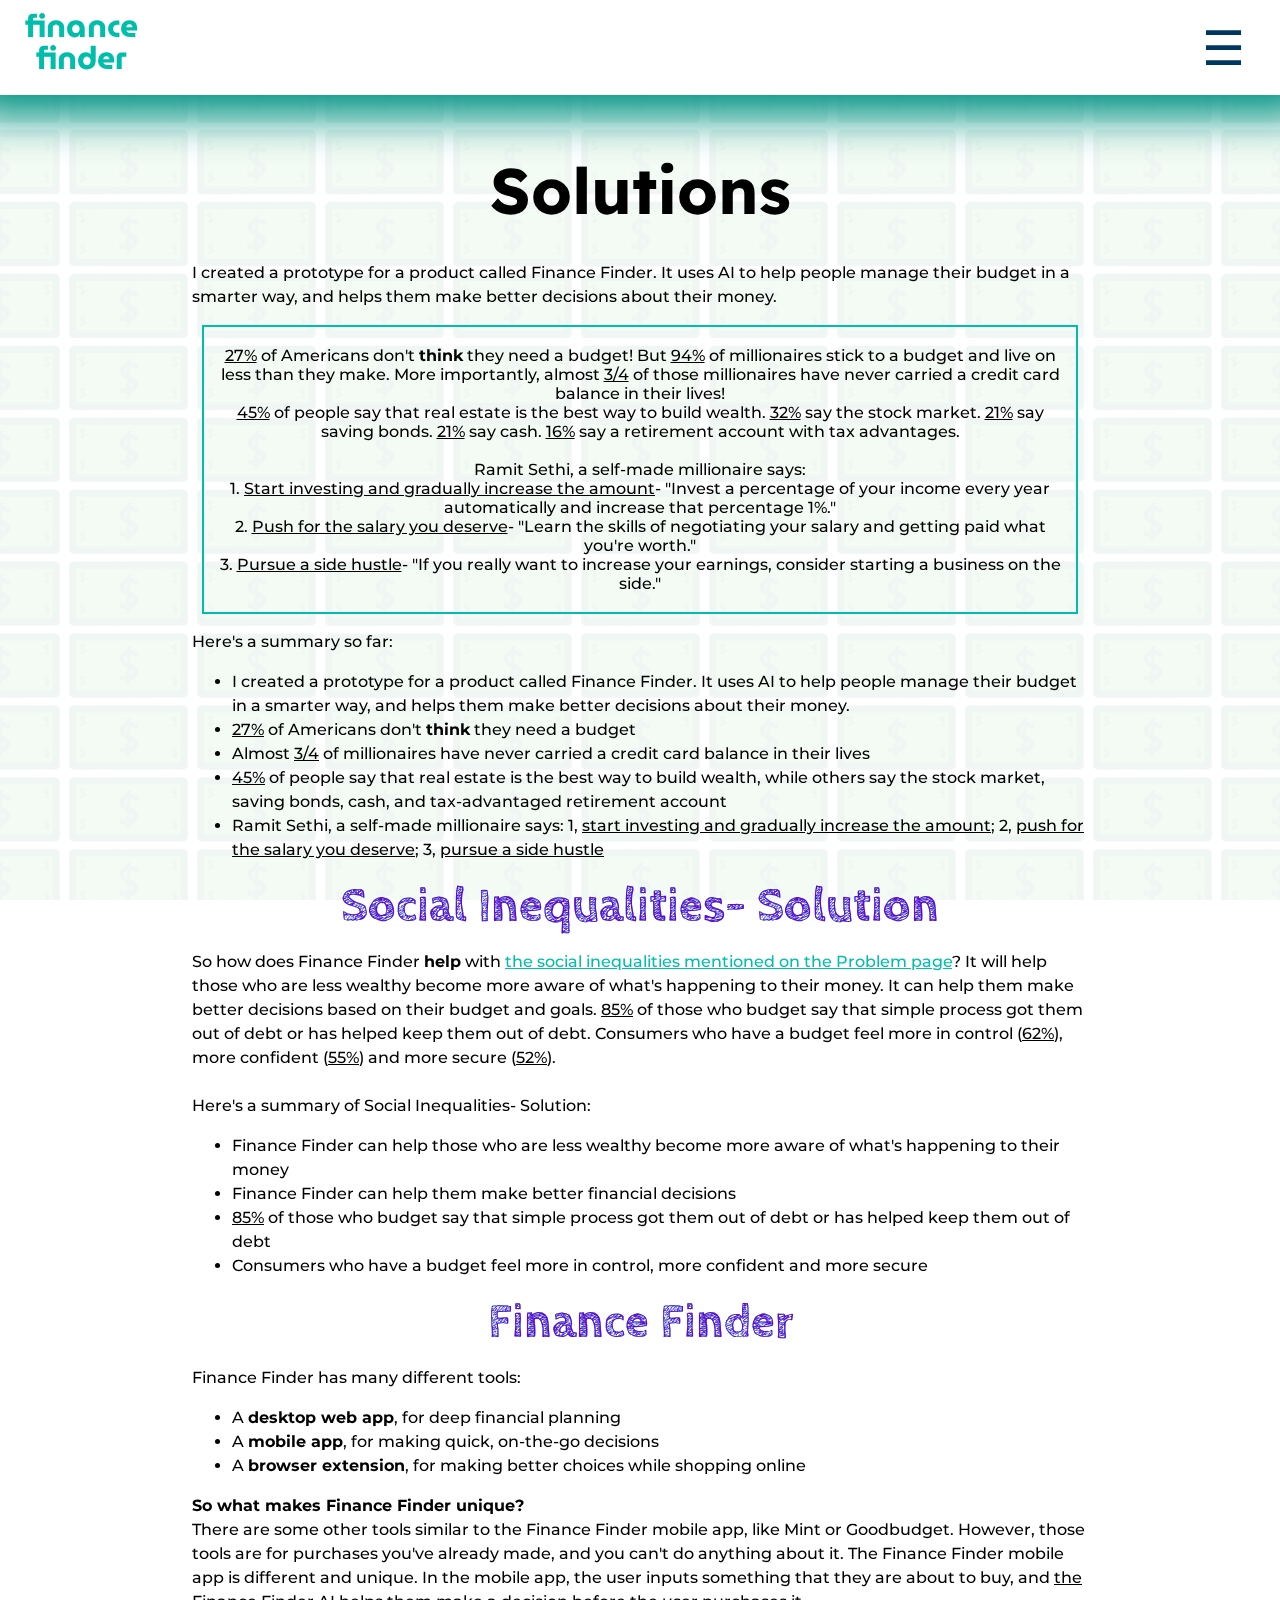
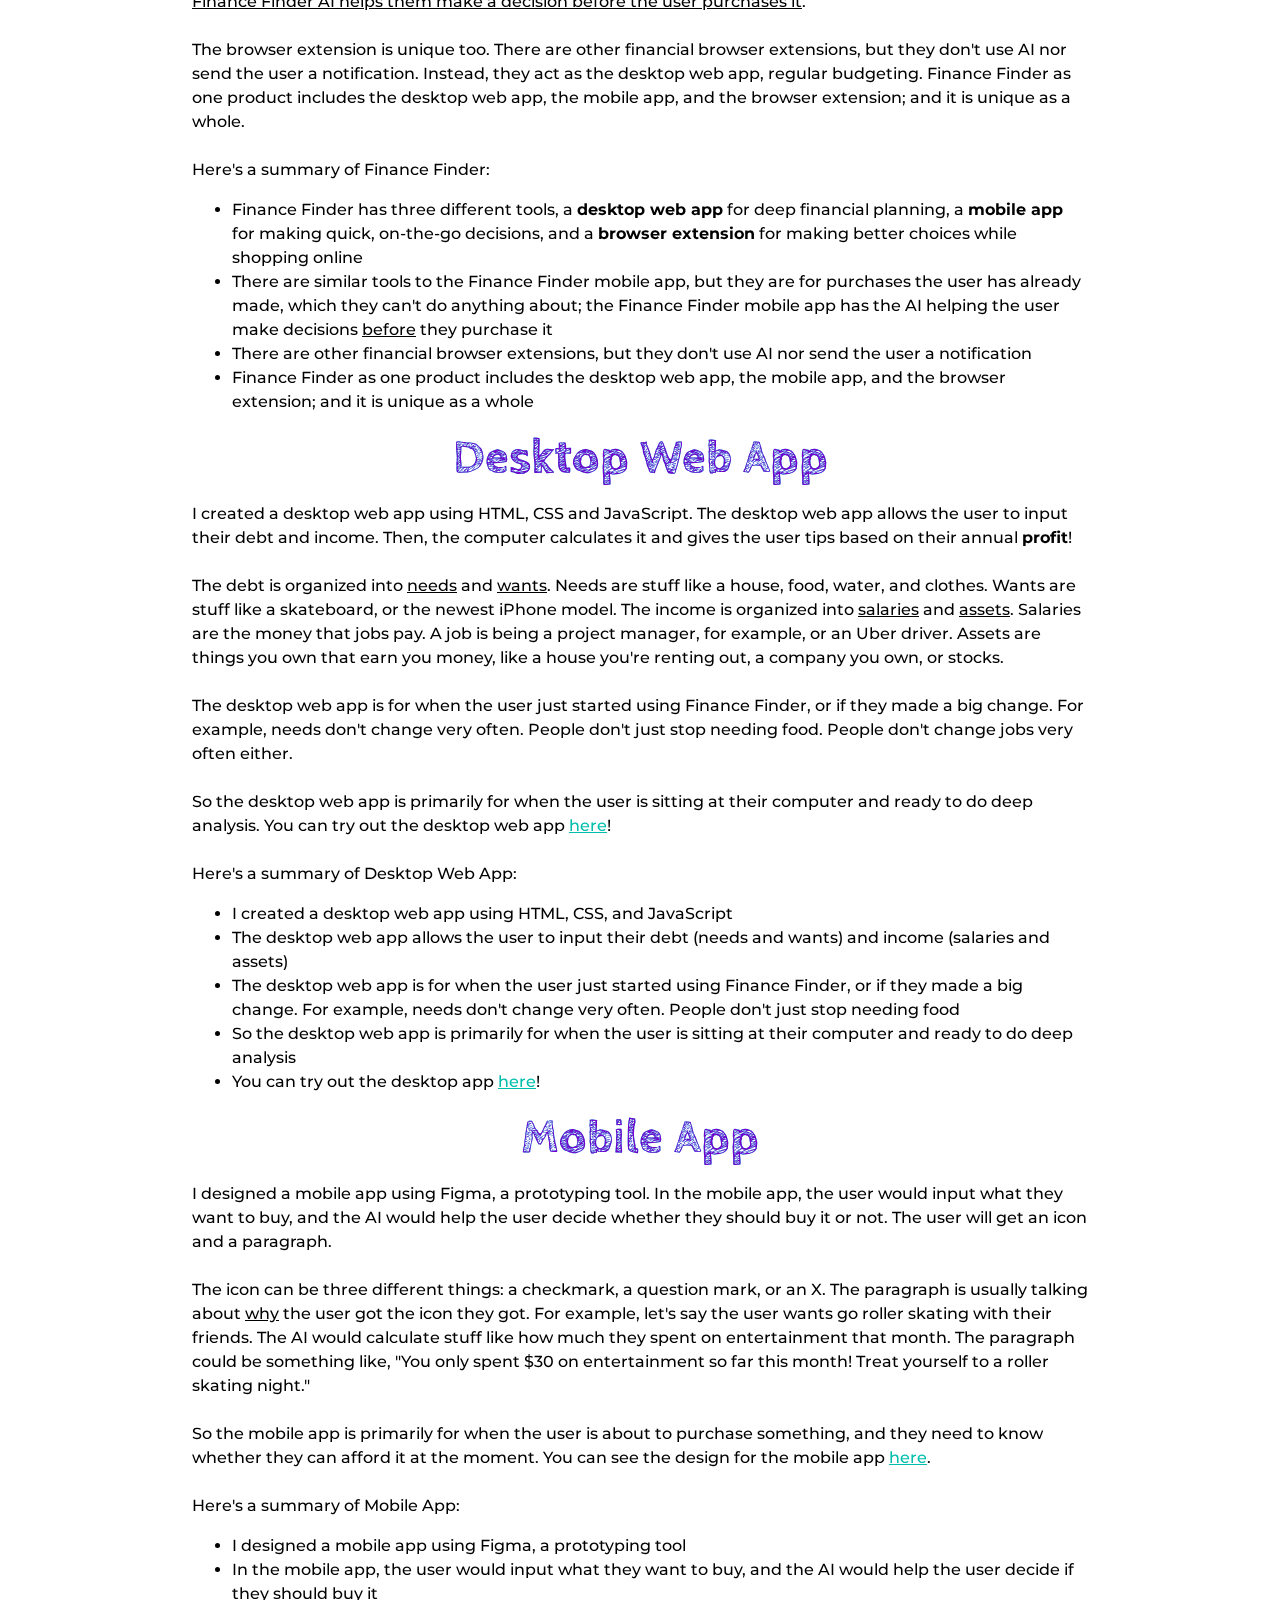
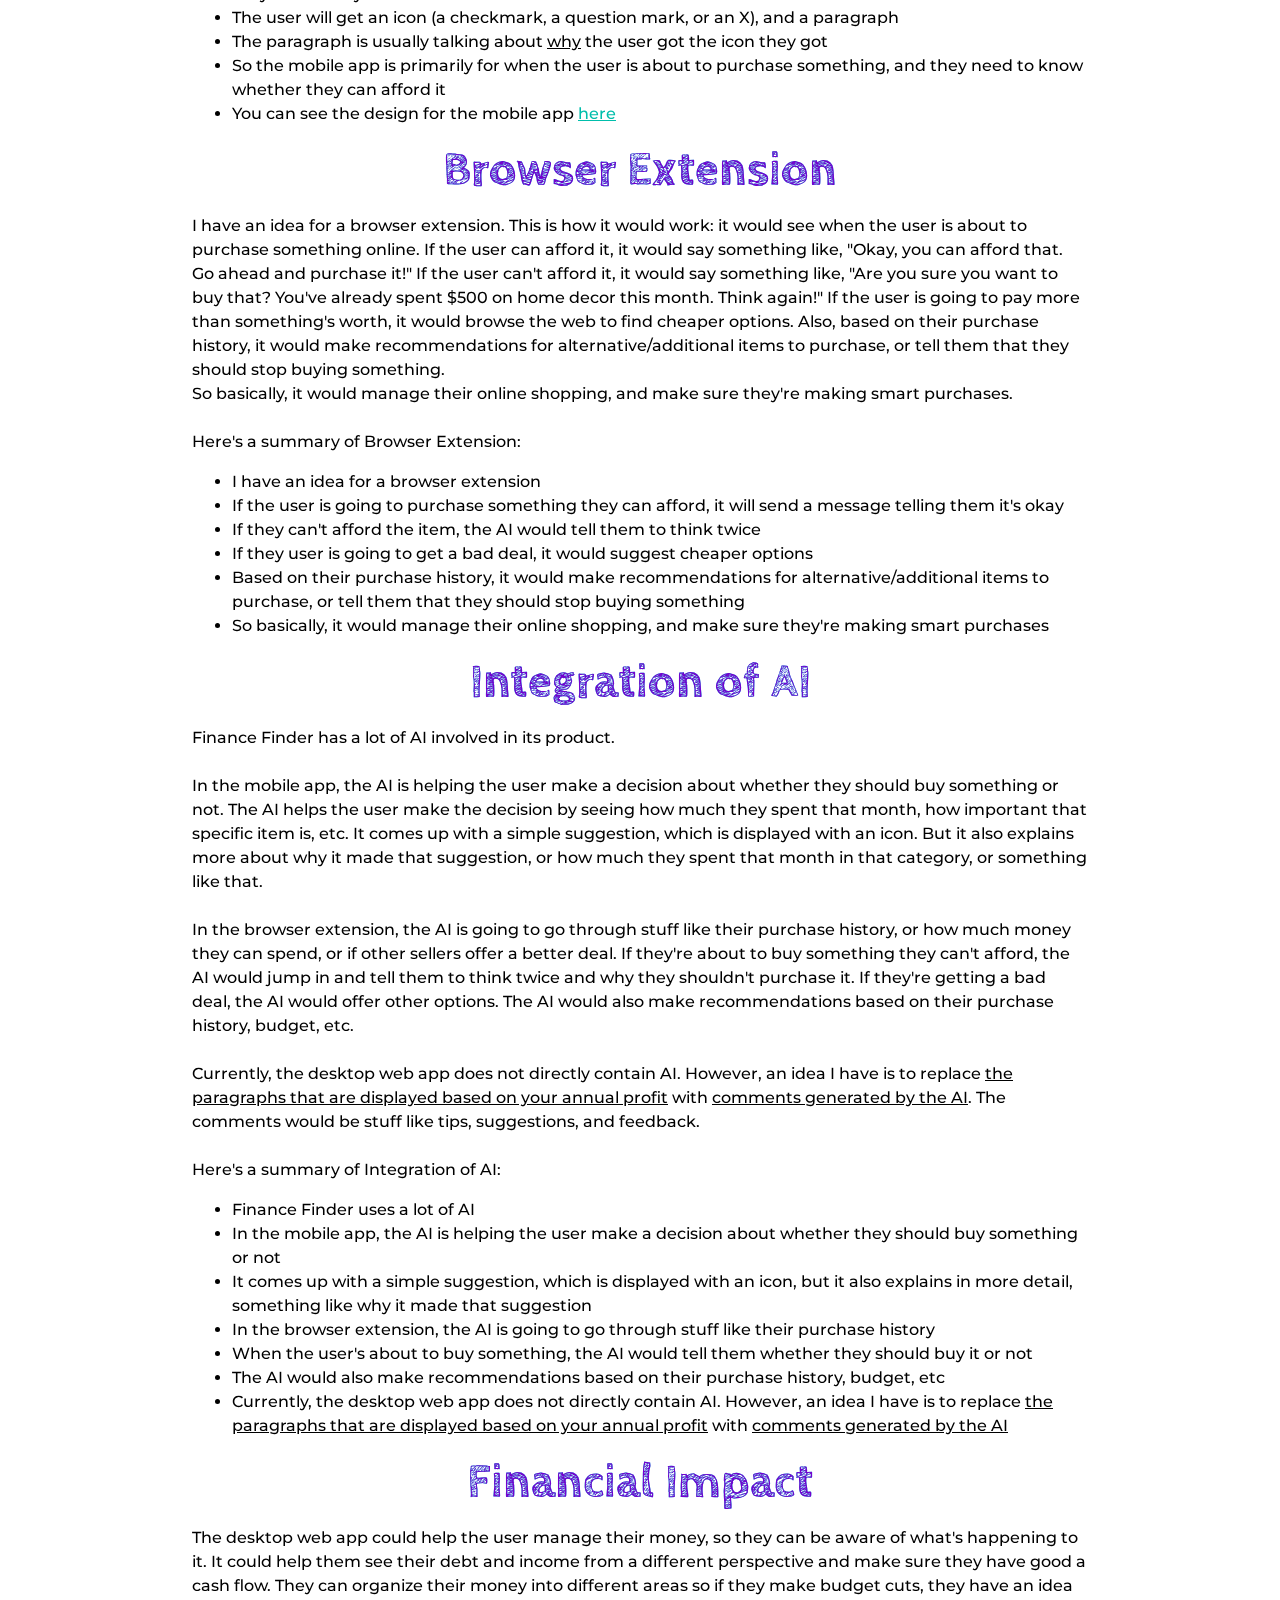
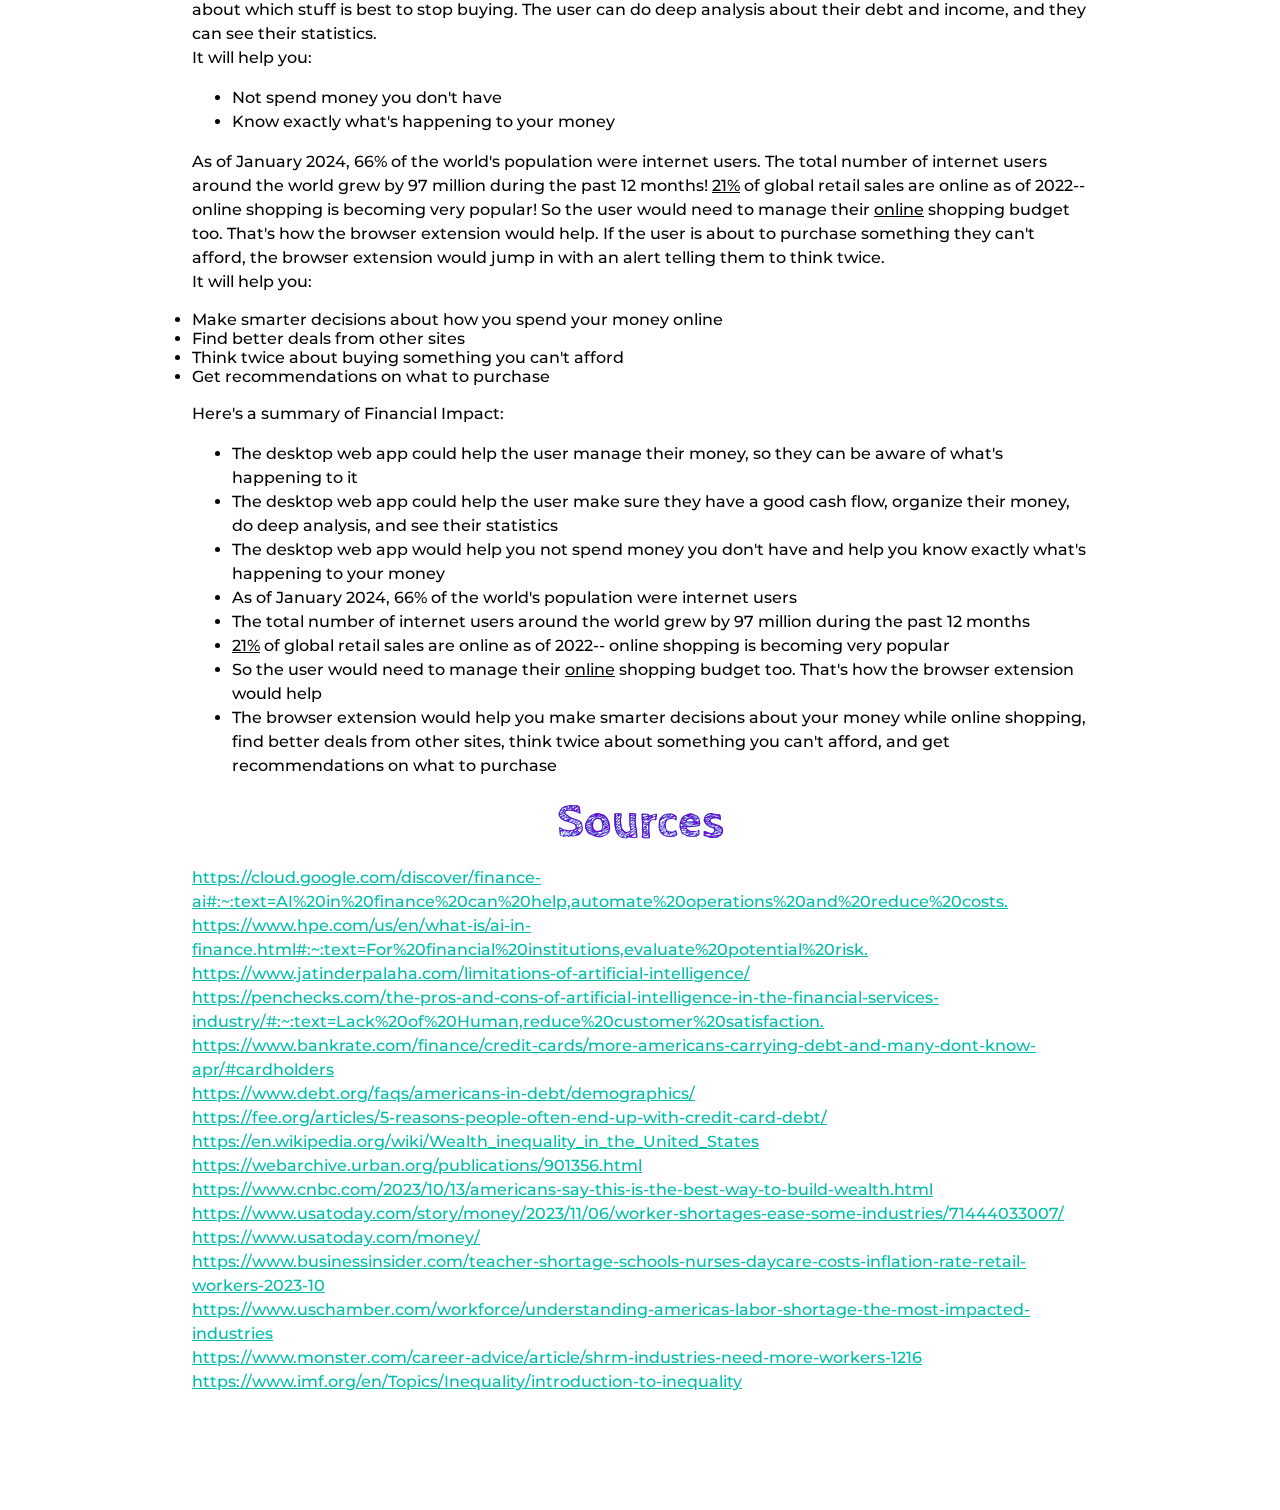
<file: solutions/index.html>
<!DOCTYPE html>

<html lang="en">
    <head>
        <meta charset="utf-8" />
        <title>Finance Finder | Solutions</title>

        <link rel="stylesheet" type="text/css" href="/styles/index.css" />
        <link rel="stylesheet" type="text/css" href="/styles/articles.css" />
    </head>

    <body>
        <h1 class="main-heading">Solutions</h1>
        <div class="break"></div>

        <div class="seventyvw">
            <p class="yes-links">
                I created a prototype for a product called Finance Finder.
                It uses AI to help people manage their budget in a smarter way, and helps them make better decisions about their money.
                <div class="outline">
                    <br>
                    <u>27%</u> of Americans don't <b>think</b> they need a budget!
                    But <u>94%</u> of millionaires stick to a budget and live on less than they make.
                    More importantly, almost <u>3/4</u> of those millionaires have never carried a credit card balance in their lives!<br>
                    <u>45%</u> of people say that real estate is the best way to build wealth.
                    <u>32%</u> say the stock market.
                    <u>21%</u> say saving bonds.
                    <u>21%</u> say cash.
                    <u>16%</u> say a retirement account with tax advantages.
                    <br><br>
                    Ramit Sethi, a self-made millionaire says:<br>
                    1. <u>Start investing and gradually increase the amount</u>- "Invest a percentage of your income every year automatically and increase that percentage 1%."<br>
                    2. <u>Push for the salary you deserve</u>- "Learn the skills of negotiating your salary and getting paid what you're worth."<br>
                    3. <u>Pursue a side hustle</u>- "If you really want to increase your earnings, consider starting a business on the side."
                    <br><br>
                </div>
            </p>
            <p class="yes-links">
                Here's a summary so far:<br>
                <ul>
                    <li>I created a prototype for a product called Finance Finder.
                        It uses AI to help people manage their budget in a smarter way, and helps them make better decisions about their money.</li>
                    <li><u>27%</u> of Americans don't <b>think</b> they need a budget</li>
                    <li>Almost <u>3/4</u> of millionaires have never carried a credit card balance in their lives</li>
                    <li><u>45%</u> of people say that real estate is the best way to build wealth, while others say the stock market, saving bonds, cash, and tax-advantaged retirement account</li>
                    <li>Ramit Sethi, a self-made millionaire says: 1, <u>start investing and gradually increase the amount</u>; 2, <u>push for the salary you deserve</u>; 3, <u>pursue a side hustle</u></li>
                </ul>
            </p>

            <h1 class="sub-heading">Social Inequalities- Solution</h1>
            <p class="yes-links">
                So how does Finance Finder <b>help</b> with <a href="/problem#social-inequalities">the social inequalities mentioned on the Problem page</a>?
                It will help those who are less wealthy become more aware of what's happening to their money.
                It can help them make better decisions based on their budget and goals.
                <u>85%</u> of those who budget say that simple process got them out of debt or has helped keep them out of debt.
                Consumers who have a budget feel more in control (<u>62%</u>),
                more confident (<u>55%</u>) and more secure (<u>52%</u>).
                <br><br>
                Here's a summary of Social Inequalities- Solution:<br>
                <ul>
                    <li>Finance Finder can help those who are less wealthy become more aware of what's happening to their money</li>
                    <li>Finance Finder can help them make better financial decisions</li>
                    <li><u>85%</u> of those who budget say that simple process got them out of debt or has helped keep them out of debt</li>
                    <li>Consumers who have a budget feel more in control, more confident and more secure</li>
                </ul>
            </p>

            <h1 class="sub-heading">Finance Finder</h1>
            <p class="yes-links">
                Finance Finder has many different tools:
                <ul>
                    <li>A <b>desktop web app</b>, for deep financial planning</li>
                    <li>A <b>mobile app</b>, for making quick, on-the-go decisions</li>
                    <li>A <b>browser extension</b>, for making better choices while shopping online</li>
                </ul>
            </p>
            <p class="yes-links">
                <b>So what makes Finance Finder unique?</b>
                <br>
                There are some other tools similar to the Finance Finder mobile app, like Mint or Goodbudget.
                However, those tools are for purchases you've already made, and you can't do anything about it.
                The Finance Finder mobile app is different and unique.
                In the mobile app, the user inputs something that they are about to buy, and <u>the Finance Finder AI helps them make a decision before the user purchases it</u>.
                <br><br>
                The browser extension is unique too.
                There are other financial browser extensions, but they don't use AI nor send the user a notification.
                Instead, they act as the desktop web app, regular budgeting.
                Finance Finder as one product includes the desktop web app, the mobile app, and the browser extension; and it is unique as a whole.
                <br><br>
                Here's a summary of Finance Finder:<br>
                <ul>
                    <li>Finance Finder has three different tools, a <b>desktop web app</b> for deep financial planning, a <b>mobile app</b> for making quick, on-the-go decisions, and a <b>browser extension</b> for making better choices while shopping online</li>
                    <li>There are similar tools to the Finance Finder mobile app, but they are for purchases the user has already made, which they can't do anything about; the Finance Finder mobile app has the AI helping the user make decisions <u>before</u> they purchase it</li>
                    <li>There are other financial browser extensions, but they don't use AI nor send the user a notification</li>
                    <li>Finance Finder as one product includes the desktop web app, the mobile app, and the browser extension; and it is unique as a whole</li>
                </ul>
            </p>

            <h1 class="sub-heading">Desktop Web App</h1>
            <p class="yes-links">
                I created a desktop web app using HTML, CSS and JavaScript.
                The desktop web app allows the user to input their debt and income.
                Then, the computer calculates it and gives the user tips based on their annual <b>profit</b>!
                <br><br>
                The debt is organized into <u>needs</u> and <u>wants</u>.
                Needs are stuff like a house, food, water, and clothes.
                Wants are stuff like a skateboard, or the newest iPhone model.
                The income is organized into <u>salaries</u> and <u>assets</u>.
                Salaries are the money that jobs pay. A job is being a project manager, for example, or an Uber driver.
                Assets are things you own that earn you money, like a house you're renting out, a company you own, or stocks.
                <br><br>
                The desktop web app is for when the user just started using Finance Finder, or if they made a big change.
                For example, needs don't change very often. People don't just stop needing food.
                People don't change jobs very often either.
                <br><br>
                So the desktop web app is primarily for when the user is sitting at their computer and ready to do deep analysis.
                You can try out the desktop web app <a href="/desktop">here</a>!
                <br><br>
                Here's a summary of Desktop Web App:<br>
                <ul>
                    <li>I created a desktop web app using HTML, CSS, and JavaScript</li>
                    <li>The desktop web app allows the user to input their debt (needs and wants) and income (salaries and assets)</li>
                    <li>The desktop web app is for when the user just started using Finance Finder, or if they made a big change.  For example, needs don't change very often. People don't just stop needing food</li>
                    <li>So the desktop web app is primarily for when the user is sitting at their computer and ready to do deep analysis</li>
                    <li>You can try out the desktop app <span class="yes-links"><a href="/desktop">here</a></span>!</li>
                </ul>
            </p>
            
            <h1 class="sub-heading">Mobile App</h1>
            <p>
                I designed a mobile app using Figma, a prototyping tool.
                In the mobile app, the user would input what they want to buy, and the AI would help the user decide whether they should buy it or not.
                The user will get an icon and a paragraph.
                <br><br>
                The icon can be three different things: a checkmark, a question mark, or an X.
                The paragraph is usually talking about <u>why</u> the user got the icon they got.
                For example, let's say the user wants go roller skating with their friends.
                The AI would calculate stuff like how much they spent on entertainment that month.
                The paragraph could  be something like, "You only spent $30 on entertainment so far this month!
                Treat yourself to a roller skating night."
                <br><br>
                So the mobile app is primarily for when the user is about to purchase something, and they need to know whether they can afford it at the moment.
                You can see the design for the mobile app <span class="yes-links"><a href="/mobile">here</a></span>.
                <br><br>
                Here's a summary of Mobile App:<br>
                <ul>
                    <li>I designed a mobile app using Figma, a prototyping tool</li>
                    <li>In the mobile app, the user would input what they want to buy, and the AI would help the user decide if they should buy it</li>
                    <li>The user will get an icon (a checkmark, a question mark, or an X), and a paragraph</li>
                    <li>The paragraph is usually talking about <u>why</u> the user got the icon they got</li>
                    <li>So the mobile app is primarily for when the user is about to purchase something, and they need to know whether they can afford it</li>
                    <li>You can see the design for the mobile app <span class="yes-links"><a href="/mobile">here</a></span></li>
                </ul>
            </p>

            <h1 class="sub-heading">Browser Extension</h1>
            <p class="yes-links">
                I have an idea for a browser extension.
                This is how it would work: it would see when the user is about to purchase something online.
                If the user can afford it, it would say something like, "Okay, you can afford that. Go ahead and purchase it!"
                If the user can't afford it, it would say something like, "Are you sure you want to buy that? You've already spent $500 on home decor this month. Think again!"
                If the user is going to pay more than something's worth, it would browse the web to find cheaper options.
                Also, based on their purchase history, it would make recommendations for alternative/additional items to purchase, or tell them that they should stop buying something.
                <br>
                So basically, it would manage their online shopping, and make sure they're making smart purchases.
                <br><br>
                Here's a summary of Browser Extension:<br>
                <ul>
                    <li>I have an idea for a browser extension</li>
                    <li>If the user is going to purchase something they can afford, it will send a message telling them it's okay</li>
                    <li>If they can't afford the item, the AI would tell them to think twice</li>
                    <li>If they user is going to get a bad deal, it would suggest cheaper options</li>
                    <li>Based on their purchase history, it would make recommendations for alternative/additional items to purchase, or tell them that they should stop buying something</li>
                    <li>So basically, it would manage their online shopping, and make sure they're making smart purchases</li>
                </ul>
            </p>

            <h1 class="sub-heading">Integration of AI</h1>
            <p>
                Finance Finder has a lot of AI involved in its product.
                <br><br>
                In the mobile app, the AI is helping the user make a decision about whether they should buy something or not.
                The AI helps the user make the decision by seeing how much they spent that month, how important that specific item is, etc.
                It comes up with a simple suggestion, which is displayed with an icon.
                But it also explains more about why it made that suggestion, or how much they spent that month in that category, or something like that.
                <br><br>
                In the browser extension, the AI is going to go through stuff like their purchase history, or how much money they can spend, or if other sellers offer a better deal.
                If they're about to buy something they can't afford, the AI would jump in and tell them to think twice and why they shouldn't purchase it.
                If they're getting a bad deal, the AI would offer other options.
                The AI would also make recommendations based on their purchase history, budget, etc.
                <br><br>
                Currently, the desktop web app does not directly contain AI.
                However, an idea I have is to replace <u>the paragraphs that are displayed based on your annual profit</u> with
                <u>comments generated by the AI</u>.
                The comments would be stuff like tips, suggestions, and feedback.
                <br><br>
                Here's a summary of Integration of AI:<br>
                <ul>
                    <li>Finance Finder uses a lot of AI</li>
                    <li>In the mobile app, the AI is helping the user make a decision about whether they should buy something or not</li>
                    <li>It comes up with a simple suggestion, which is displayed with an icon, but it also explains in more detail, something like why it made that suggestion</li>
                    <li>In the browser extension, the AI is going to go through stuff like their purchase history</li>
                    <li>When the user's about to buy something, the AI would tell them whether they should buy it or not</li>
                    <li>The AI would also make recommendations based on their purchase history, budget, etc</li>
                    <li>Currently, the desktop web app does not directly contain AI. However, an idea I have is to replace <u>the paragraphs that are displayed based on your annual profit</u> with <u>comments generated by the AI</u></li>
                </ul>
            </p>

            <h1 class="sub-heading">Financial Impact</h1>
            <p class="yes-links">
                The desktop web app could help the user manage their money, so they can be aware of what's happening to it.
                It could help them see their debt and income from a different perspective and make sure they have good a cash flow.
                They can organize their money into different areas so if they make budget cuts, they have an idea about which stuff is best to stop buying.
                The user can do deep analysis about their debt and income, and they can see their statistics.
                <br>It will help you:<br>
                <ul>
                    <li>Not spend money you don't have</li>
                    <li>Know exactly what's happening to your money</li>
                </ul>
            </p>
            <p>
                As of January 2024, 66% of the world's population were internet users.
                The total number of internet users around the world grew by 97 million during the past 12 months!
                <u>21%</u> of global retail sales are online as of 2022--
                online shopping is becoming very popular!
                So the user would need to manage their <u>online</u> shopping budget too.
                That's how the browser extension would help.
                If the user is about to purchase something they can't afford, the browser extension would jump in with an alert telling them to think twice.
                <br>It will help you:<br>
                <li>Make smarter decisions about how you spend your money online</li>
                <li>Find better deals from other sites</li>
                <li>Think twice about buying something you can't afford</li>
                <li>Get recommendations on what to purchase</li>
            </p>
            <p>
                Here's a summary of Financial Impact:<br>
                <ul>
                    <li>The desktop web app could help the user manage their money, so they can be aware of what's happening to it</li>
                    <li>The desktop web app could help the user make sure they have a good cash flow, organize their money, do deep analysis, and see their statistics</li>
                    <li>The desktop web app would help you not spend money you don't have and help you know exactly what's happening to your money</li>
                    <li>As of January 2024, 66% of the world's population were internet users</li>
                    <li>The total number of internet users around the world grew by 97 million during the past 12 months</li>
                    <li><u>21%</u> of global retail sales are online as of 2022-- online shopping is becoming very popular</li>
                    <li>So the user would need to manage their <u>online</u> shopping budget too. That's how the browser extension would help</li>
                    <li>The browser extension would help you make smarter decisions about your money while online shopping, find better deals from other sites, think twice about something you can't afford, and get recommendations on what to purchase</li>
                </ul>
            </p>

            <h1 class="sub-heading">Sources</h1>
            <p class="yes-links">
                <a target="_blank" href="https://cloud.google.com/discover/finance-ai#:~:text=AI%20in%20finance%20can%20help,automate%20operations%20and%20reduce%20costs.">https://cloud.google.com/discover/finance-ai#:~:text=AI%20in%20finance%20can%20help,automate%20operations%20and%20reduce%20costs.</a>
                <br>
                <a target="_blank" href="https://www.hpe.com/us/en/what-is/ai-in-finance.html#:~:text=For%20financial%20institutions,evaluate%20potential%20risk.">https://www.hpe.com/us/en/what-is/ai-in-finance.html#:~:text=For%20financial%20institutions,evaluate%20potential%20risk.</a>
                <br>
                <a target="_blank" href="https://www.jatinderpalaha.com/limitations-of-artificial-intelligence/">https://www.jatinderpalaha.com/limitations-of-artificial-intelligence/</a>
                <br>
                <a target="_blank" href="https://penchecks.com/the-pros-and-cons-of-artificial-intelligence-in-the-financial-services-industry/#:~:text=Lack%20of%20Human,reduce%20customer%20satisfaction.">https://penchecks.com/the-pros-and-cons-of-artificial-intelligence-in-the-financial-services-industry/#:~:text=Lack%20of%20Human,reduce%20customer%20satisfaction.</a>
                <br>
                <a target="_blank" href="https://www.bankrate.com/finance/credit-cards/more-americans-carrying-debt-and-many-dont-know-apr/#cardholders">https://www.bankrate.com/finance/credit-cards/more-americans-carrying-debt-and-many-dont-know-apr/#cardholders</a>
                <br>
                <a target="_blank" href="https://www.debt.org/faqs/americans-in-debt/demographics/">https://www.debt.org/faqs/americans-in-debt/demographics/</a>
                <br>
                <a target="_blank" href="https://fee.org/articles/5-reasons-people-often-end-up-with-credit-card-debt/">https://fee.org/articles/5-reasons-people-often-end-up-with-credit-card-debt/</a>
                <br>
                <a target="_blank" href="https://en.wikipedia.org/wiki/Wealth_inequality_in_the_United_States">https://en.wikipedia.org/wiki/Wealth_inequality_in_the_United_States</a>
                <br>
                <a target="_blank" href="https://webarchive.urban.org/publications/901356.html">https://webarchive.urban.org/publications/901356.html</a>
                <br>
                <a target="_blank" href="https://webarchive.urban.org/publications/901356.html">https://www.cnbc.com/2023/10/13/americans-say-this-is-the-best-way-to-build-wealth.html</a>
                <br>
                <a target="_blank" href="https://www.usatoday.com/story/money/2023/11/06/worker-shortages-ease-some-industries/71444033007/">https://www.usatoday.com/story/money/2023/11/06/worker-shortages-ease-some-industries/71444033007/</a>
                <br>
                <a target="_blank" href="https://www.usatoday.com/money/">https://www.usatoday.com/money/</a>
                <br>
                <a target="_blank" href="https://www.businessinsider.com/teacher-shortage-schools-nurses-daycare-costs-inflation-rate-retail-workers-2023-10">https://www.businessinsider.com/teacher-shortage-schools-nurses-daycare-costs-inflation-rate-retail-workers-2023-10</a>
                <br>
                <a target="_blank" href="https://www.uschamber.com/workforce/understanding-americas-labor-shortage-the-most-impacted-industries">https://www.uschamber.com/workforce/understanding-americas-labor-shortage-the-most-impacted-industries</a>
                <br>
                <a target="_blank" href="https://www.monster.com/career-advice/article/shrm-industries-need-more-workers-1216">https://www.monster.com/career-advice/article/shrm-industries-need-more-workers-1216</a>
                <br>
                <a target="_blank" href="https://www.imf.org/en/Topics/Inequality/introduction-to-inequality">https://www.imf.org/en/Topics/Inequality/introduction-to-inequality</a>
            </p>
        </div>

        <script src="/scripts/header.js" link="solutions-link"></script>
    </body>
</html>
</file>
<file: styles/index.css>
body {
    display: flex;
    flex-flow: row wrap;
    justify-content: center;

    text-align: center;
    font-family: 'Montserrat';
    font-weight: 500;
}

.break {
    height: 15px;
    flex-basis: 100%;
}

.height0 {
    height: 0!important;
}

a {
    text-decoration: none;
    color: black;
}

h1 {
    font-size: 2.5em;
    font-family: 'Lexend';
}

h1 li {
    font-size: .6em;
}

input {
    font-family: 'Montserrat';
    font-weight: 500;
}

.main-div {
    border: 1px solid rgb(0, 190, 171);
    width: 30vw;
    margin: 1px;
    background-color: white;
}

#about {
    font-family: 'Caveat';
    font-size: 2em;
    font-weight: 400;
}

.default-link {
    text-decoration: underline;
    color: blue;
}
</file>
<file: styles/marketing.css>
/* General */
::selection {
    background-color: #6f9dff;
    color:rgb(93, 0, 255);
}

body {
    background-color: rgb(192, 255, 255);
    height: 100vh;
}

/* Hero */
#hero {
    text-align: left;
    width: 100vw;
    height: 100%;
    padding-left: 8%;
    padding-right: 8%;
}

#hero-text {
    color: rgb(0, 190, 171);
    font-size: 5em;
    font-family: 'MuseoModerno';
}

#hero-sub {
    color: rgb(0, 55, 97);
    font-size: 1.8em;
    display: inline;
}

#hero-text, #hero-sub {
    width: fit-content;
}

#hero-image {
    object-fit: scale-down;
}

#hero-image-container {
    display: flex;
    align-items: center;
    justify-content: center;
    height: 75vh;
    position: absolute;
    top: 150px;
    right: 100px;

    /* The hover animation is in the JavaScript because I need to dynamically change the height of the container. */
}

@media only screen and (max-width: 1495px) {
    #hero-image-container {
        position: static;
        /* margin-left: auto;
        margin-right: auto; */
    }
}
</file>
<file: styles/debt.css>
.need-want-div {
    border: 1px solid black;
    padding: 20px;
    margin: 20px;

    text-align: center;
}

.need-want-div li {
    text-align: left;
    width: fit-content;
}

.need-want-div ul {
    display: block;
    margin-left: auto;
    margin-right: auto;
    width: fit-content;
}
</file>
<file: styles/income.css>
.debt-income-div {
    border: 1px solid rgb(0, 108, 106);
    width: 30vw;
    margin: 1px;
}

.salary-asset-div {
    border: 1px solid black;
    padding: 20px;
    margin: 20px;

    text-align: center;
}

.salary-asset-div li {
    text-align: left;
    width: fit-content;
}

.salary-asset-div ul {
    display: block;
    margin-left: auto;
    margin-right: auto;
    width: fit-content;
}
</file>
<file: styles/calculations.css>
.calculation-div {
    border: 1px solid rgb(0, 108, 106);
    width: 40%;
    margin: 1px;
}

#calculations-display {
    font-weight: 400;
}

#notes-display {
    font-family: 'Caveat';
    font-weight: 300;
}

#calculations-display, #notes-display {
    font-size: 2.4em;
    margin: 20px;
}
</file>
<file: styles/presentation.css>
object {
    width: 50vw;
    height: 50vh;
}

.main-heading {
    border-bottom: 8px solid blue;
    color: blue;
}
</file>
<file: styles/articles.css>
p, ul {
    text-align: left;
    line-height: 1.5;
}

a:hover {
    text-decoration: none!important;
}

.sub-heading {
    font-family: 'Cabin Sketch';
    font-size: 3em;
    margin: 0;
    color: rgb(117, 0, 206);
    background-color: rgb(0, 255, 229);
    background-clip: text;
}
</file>
<file: styles/reflection-questions.css>
.question {
    font-style: italic;
    color: #d558ab;
}

.answer {
    color: #27278b;
}

.question, .answer {
    font-family: 'Nunito';
    font-weight: 500;
}

.question b, .answer b {
    font-weight: 700;
}
</file>
